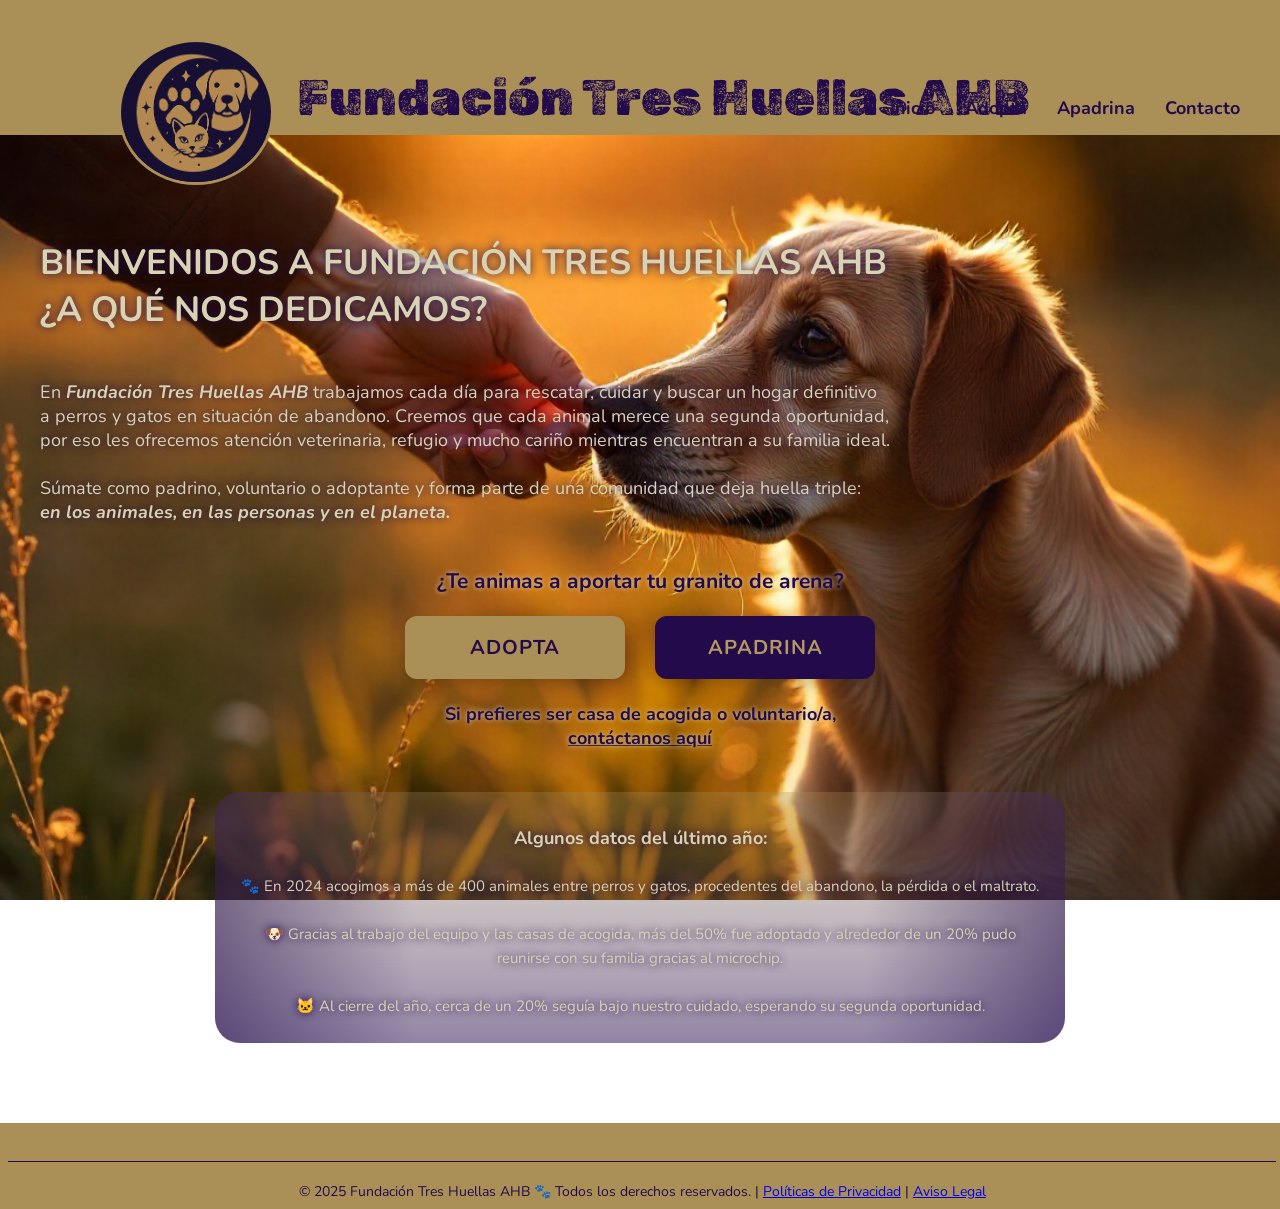
<file: index.html>
<!DOCTYPE html>
<html lang="es">
<head>
    <meta charset="UTF-8">
    <meta name="viewport" content="width=device-width, initial-scale=1.0">
    <title>Fundación Tres Huellas AHB</title>
    <link rel="stylesheet" href="estiloIndex.css">
</head>

<body>
    <header>
        <div id="Logo">
            <img class="Logo" src="logo-fundacion.jpg" width="150" height="140">
            <p id="Fundacion">Fundación Tres Huellas AHB</p>
        </div>
        <nav>
            <a href="index.html"><strong>Inicio</strong></a>
            <a href="Adopta.html"><strong>Adopta</strong></a>
            <a href="Apadrina.html"><strong>Apadrina</strong></a>
            <a href="Contacto.html"><strong>Contacto</strong></a>
        </nav>
    </header>

    <!--BIENVENIDA - PÁGINA PRINCIPAL-->
    <main>
        <section id="ContenidoPrincipal">
            <h1 class="Bienvenida">BIENVENIDOS A FUNDACIÓN TRES HUELLAS AHB<br>
            ¿A QUÉ NOS DEDICAMOS?</h1>

            <p class="DescripcionHome">En <strong><em>Fundación Tres Huellas AHB</em></strong> trabajamos cada día para rescatar, cuidar y buscar un hogar definitivo<br>
            a perros y gatos en situación de abandono. Creemos que cada animal merece una segunda oportunidad,<br>
            por eso les ofrecemos atención veterinaria, refugio y mucho cariño mientras encuentran a su familia ideal.<br><br>

            Súmate como padrino, voluntario o adoptante y forma parte de una comunidad que deja huella triple:<br>
            <strong><em>en los animales, en las personas y en el planeta.</em></strong>
            </p>
            <h3 id="Granito">¿Te animas a aportar tu granito de arena?</h3>
        </section>

        <!--BOTONES DE ADOPTA Y APADRINA + LINK A CONTACTO PARA ACOGER O HACERSE VOLUNTARIO-->
        <section id="Botones">
            <div class="btn BotonAdopta">
            <a href="Adopta.html">ADOPTA</a>
            </div>
        
            <div class="btn BotonApadrina">
            <a href="Apadrina.html">APADRINA</a>
            </div>
        </section>

        <div class="AcogeTexto">
            <p><strong>Si prefieres ser casa de acogida o voluntario/a,<br>
            <a href="Contacto.html" title=Acoger> contáctanos aquí</a></strong></p><br>
        </div>
        
        <section class="Datos">
        <h4>Algunos datos del último año:</h4>
        <p id="pDatos">🐾 En 2024 acogimos a más de 400 animales entre perros y gatos, procedentes del abandono, la pérdida o el maltrato.​<br><br>
                🐶 Gracias al trabajo del equipo y las casas de acogida, más del 50% fue adoptado y alrededor de un 20% pudo reunirse con su familia gracias al microchip.​<br><br>
                🐱 Al cierre del año, cerca de un 20% seguía bajo nuestro cuidado, esperando su segunda oportunidad.</p>
        </section>
    </main>

    <!--FOOTER-->
    <footer>
    <div class="footerCierre">
        <p>&copy; 2025 Fundación Tres Huellas AHB 🐾 Todos los derechos reservados. | <a href="https://zooasis.org/politica-de-privacidad/" target="_blank" title="Políticas de Privacidad">Políticas de Privacidad</a> | <a href="https://zooasis.org/aviso-legal/" target="_blank" title="Aviso Legal">Aviso Legal</a></p>
    </div>
    </footer>
</body>
</html>
</file>
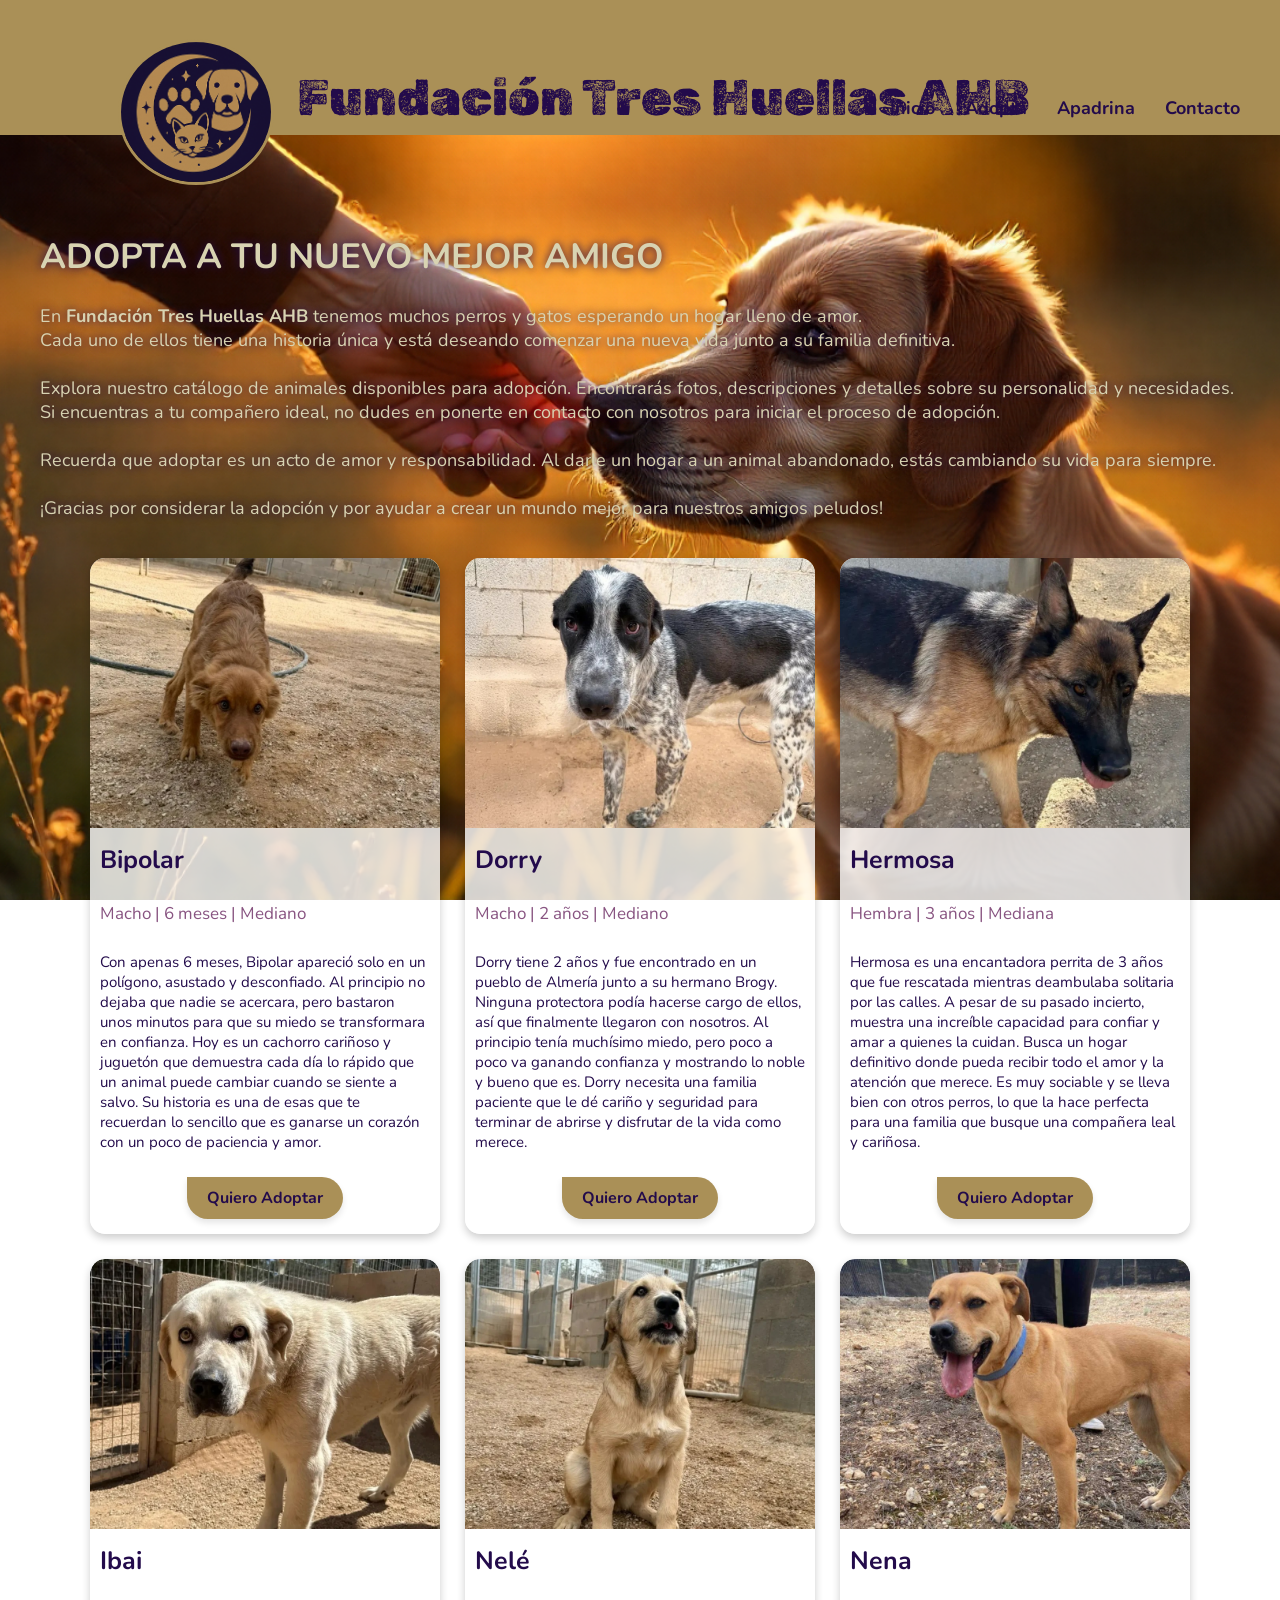
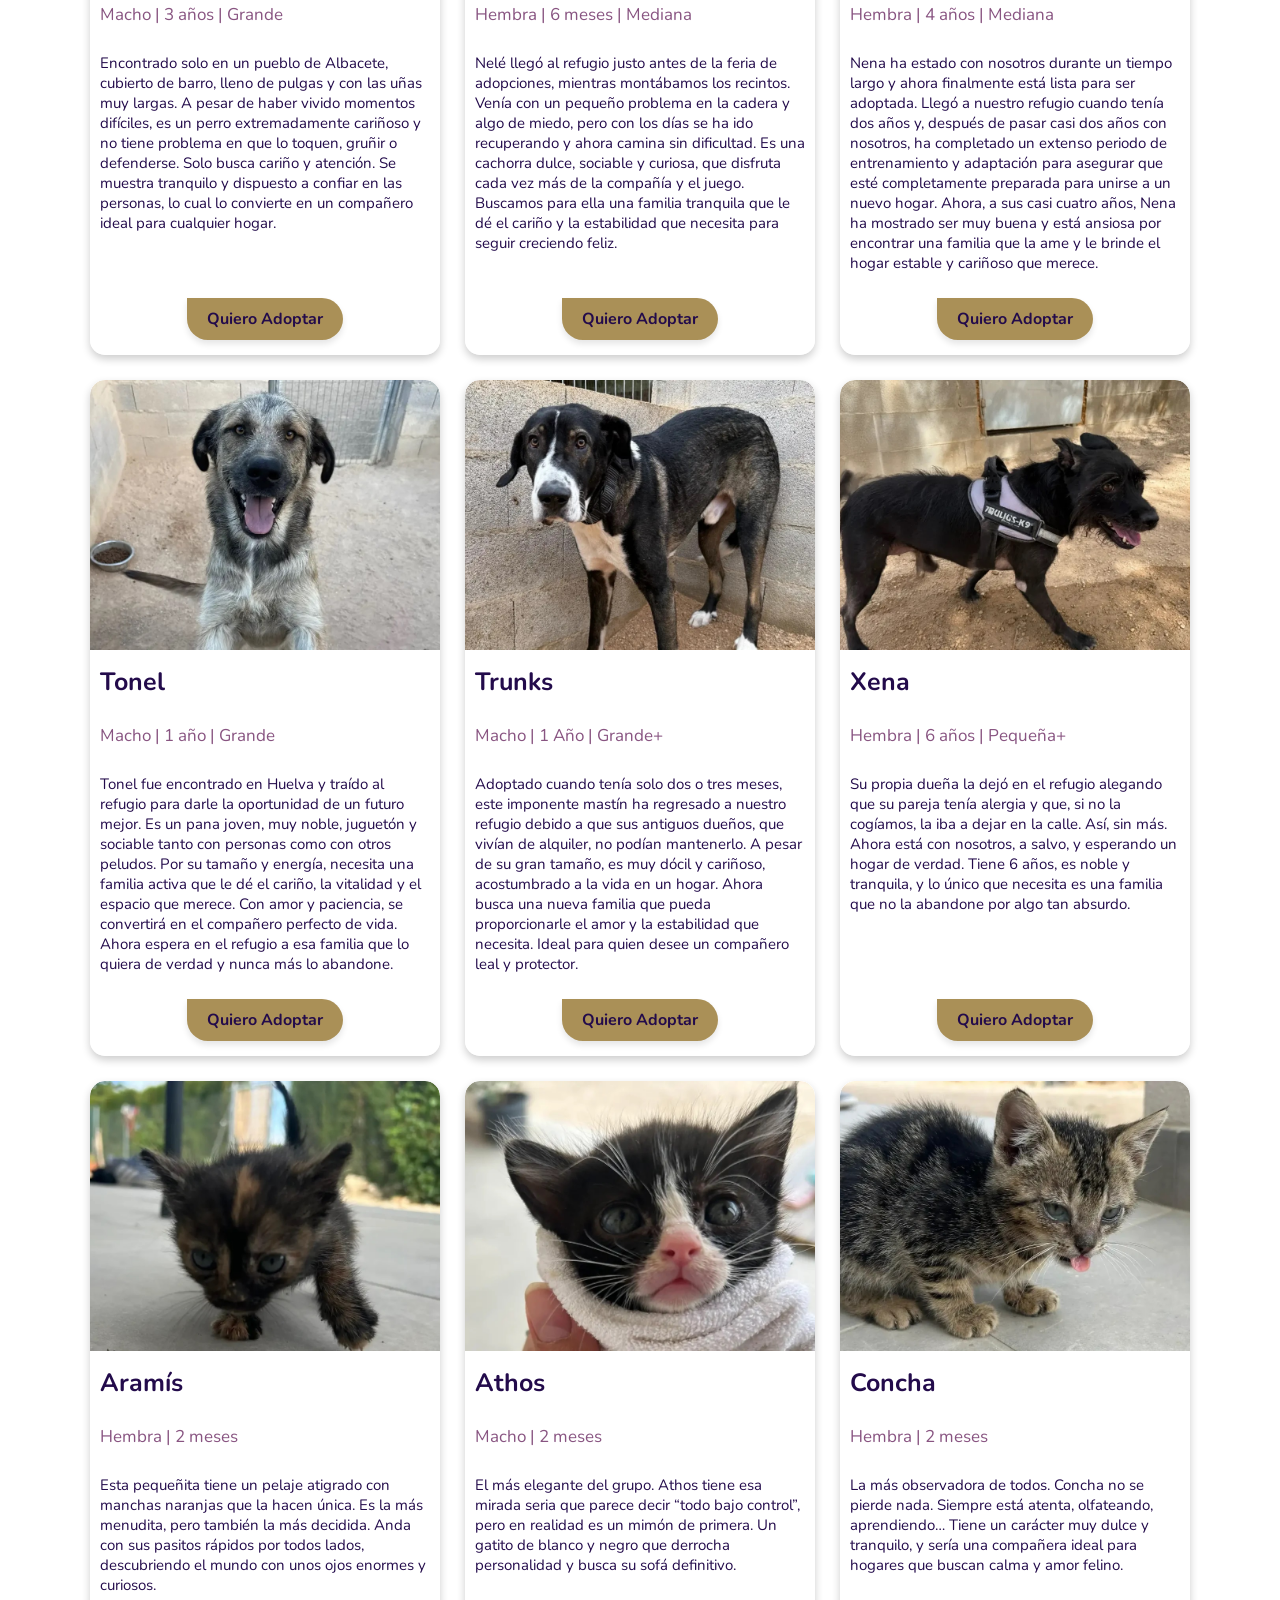
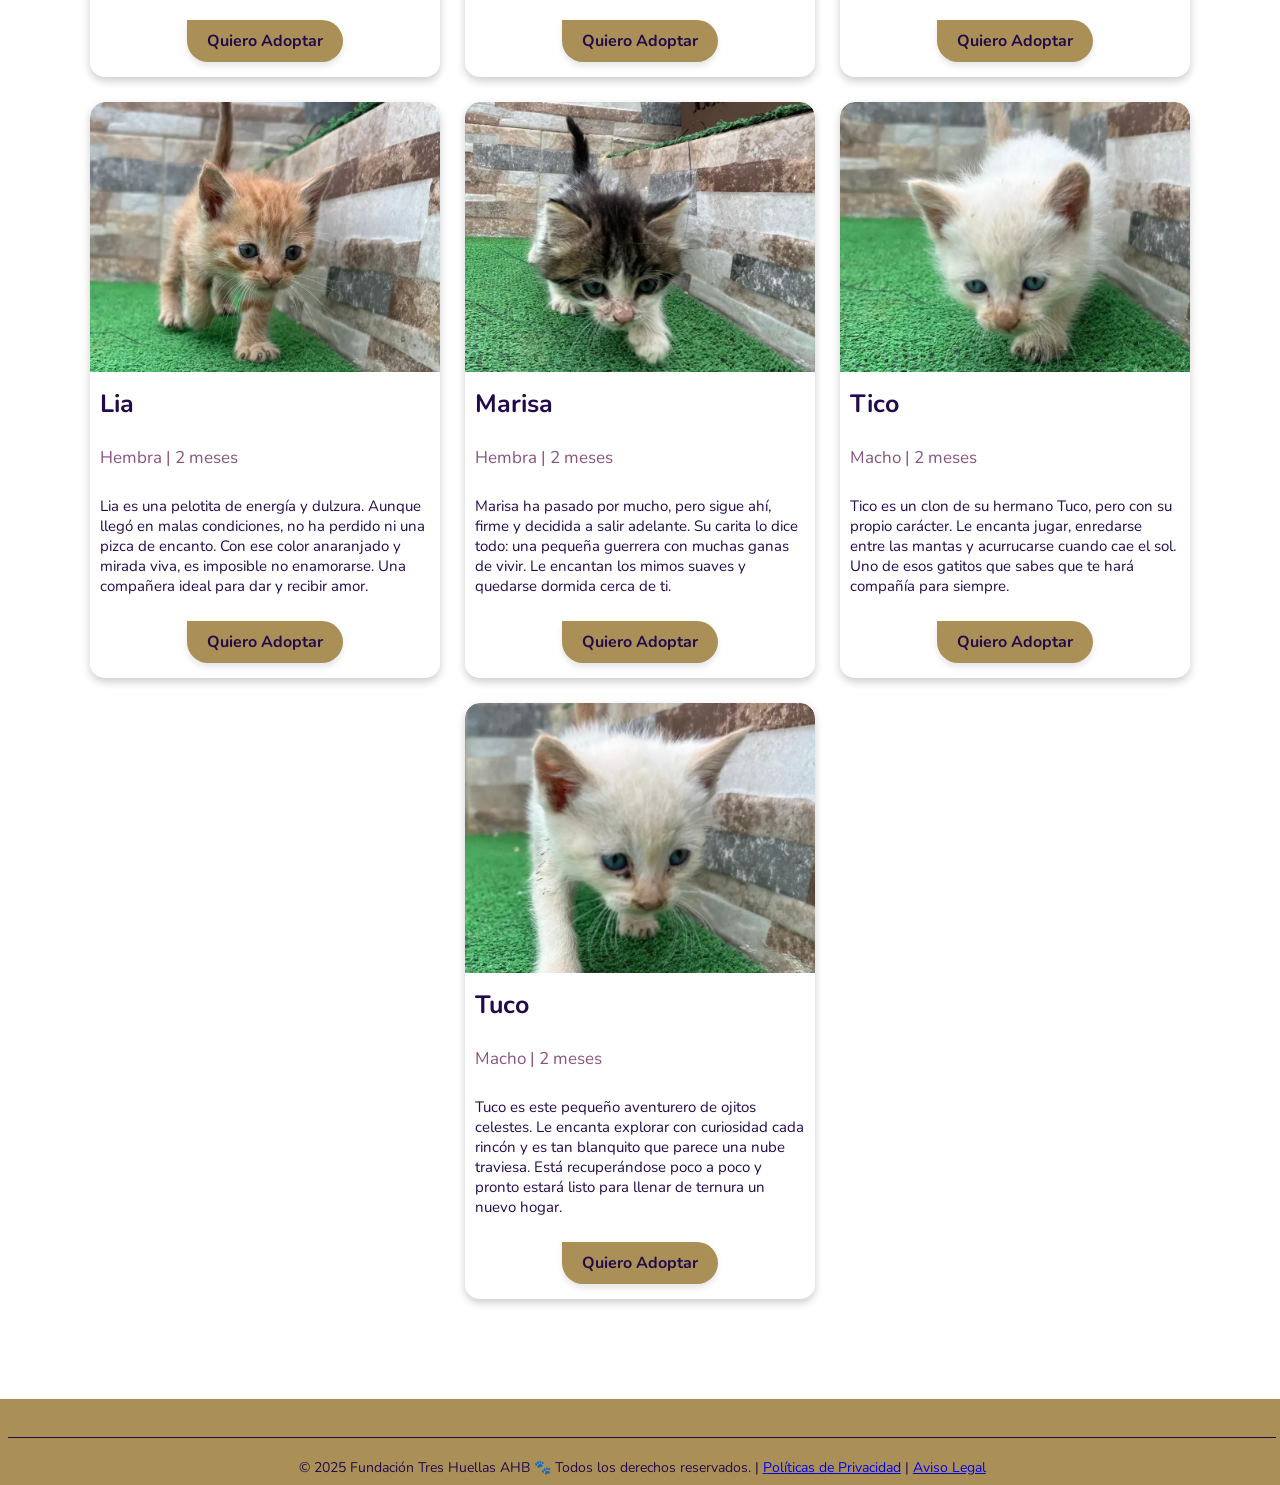
<file: Adopta.html>
<!DOCTYPE html>
<html lang="es">
<head>
    <meta charset="UTF-8">
    <meta name="viewport" content="width=device-width, initial-scale=1.0">
    <title>Fundación Tres Huellas AHB - Adopta</title>
    <link rel="stylesheet" href="estiloAdopta.css">
</head>

<body>
    <header>
        <div id="Logo">
            <img class="Logo" src="logo-fundacion.jpg" width="150" height="140">
            <p id="Fundacion">Fundación Tres Huellas AHB</p>
        </div>
        <nav>
            <a href="index.html"><strong>Inicio</strong></a>
            <a href="Adopta.html"><strong>Adopta</strong></a>
            <a href="Apadrina.html"><strong>Apadrina</strong></a>
            <a href="Contacto.html"><strong>Contacto</strong></a>
        </nav>
    </header>

    <!--CONTENIDO GENERAL DE LA PÁGINA ADOPTA-->
    <main>
        <div id="contenidoGeneral">
            <div id="presentacionAdopciones">
                <h1 class="títuloAdopta">ADOPTA A TU NUEVO MEJOR AMIGO</h1>
                <p class="textoAdopta">En <strong>Fundación Tres Huellas AHB</strong> tenemos muchos perros y gatos esperando un hogar lleno de amor.<br>
                Cada uno de ellos tiene una historia única y está deseando comenzar una nueva vida junto a su familia definitiva.<br><br>

                Explora nuestro catálogo de animales disponibles para adopción. Encontrarás fotos, descripciones y detalles sobre su personalidad y necesidades.<br>
                Si encuentras a tu compañero ideal, no dudes en ponerte en contacto con nosotros para iniciar el proceso de adopción.<br><br>

                Recuerda que adoptar es un acto de amor y responsabilidad. Al darle un hogar a un animal abandonado, estás cambiando su vida para siempre.<br><br>
                ¡Gracias por considerar la adopción y por ayudar a crear un mundo mejor para nuestros amigos peludos!</p>
            </div>

            <!--TARJETAS DE ADOPCIONES CON FOTOS Y DESCRIPCIÓN-->
            <div id="catalogoAdopciones">
                <div class="animalAdopcion">
                    <img class="fotoAnimal" src="Adopciones Perros/Adoptar-Bipolar-1024x683.jpg">
                    <h3 class="nombreAnimal">Bipolar</h3>
                    <p class="datosAnimal">Macho | 6 meses | Mediano</p>
                    <p class="descripcionAnimal">Con apenas 6 meses, Bipolar apareció solo en un polígono, asustado y desconfiado. Al principio no dejaba que nadie se acercara,
                        pero bastaron unos minutos para que su miedo se transformara en confianza. Hoy es un cachorro cariñoso y juguetón que demuestra cada día lo rápido que un
                        animal puede cambiar cuando se siente a salvo. Su historia es una de esas que te recuerdan lo sencillo que es ganarse un corazón con un poco de paciencia y amor.</p>
                    <a class="botonAdoptar" href="Contacto.html">Quiero Adoptar</a>
                </div>

                <div class="animalAdopcion">
                    <img class="fotoAnimal" src="Adopciones Perros/Adoptar-Dorry-1024x683.jpg">
                    <h3 class="nombreAnimal">Dorry</h3>
                    <p class="datosAnimal">Macho | 2 años | Mediano</p>
                    <p class="descripcionAnimal">Dorry tiene 2 años y fue encontrado en un pueblo de Almería junto a su hermano Brogy. Ninguna protectora podía hacerse cargo de ellos,
                        así que finalmente llegaron con nosotros. Al principio tenía muchísimo miedo, pero poco a poco va ganando confianza y mostrando lo noble y bueno que es.
                        Dorry necesita una familia paciente que le dé cariño y seguridad para terminar de abrirse y disfrutar de la vida como merece.</p>
                    <a class="botonAdoptar" href="Contacto.html">Quiero Adoptar</a>
                </div>

                <div class="animalAdopcion">
                    <img class="fotoAnimal" src="Adopciones Perros/Adoptar-Hermosa-1024x683.jpg">
                    <h3 class="nombreAnimal">Hermosa</h3>
                    <p class="datosAnimal">Hembra | 3 años | Mediana</p>
                    <p class="descripcionAnimal">Hermosa es una encantadora perrita de 3 años que fue rescatada mientras deambulaba solitaria por las calles.
                        A pesar de su pasado incierto, muestra una increíble capacidad para confiar y amar a quienes la cuidan. Busca un hogar definitivo donde pueda
                        recibir todo el amor y la atención que merece. Es muy sociable y se lleva bien con otros perros, lo que la hace perfecta para una familia que busque una
                        compañera leal y cariñosa.</p>
                    <a class="botonAdoptar" href="Contacto.html">Quiero Adoptar</a>
                </div>

                <div class="animalAdopcion">
                    <img class="fotoAnimal" src="Adopciones Perros/Adoptar-Ibai-1024x683.jpg">
                    <h3 class="nombreAnimal">Ibai</h3>
                    <p class="datosAnimal">Macho | 3 años | Grande</p>
                    <p class="descripcionAnimal">Encontrado solo en un pueblo de Albacete, cubierto de barro, lleno de pulgas y con las uñas muy largas. A pesar de haber vivido momentos
                        difíciles, es un perro extremadamente cariñoso y no tiene problema en que lo toquen, gruñir o defenderse. Solo busca cariño y atención. Se muestra tranquilo y
                        dispuesto a confiar en las personas, lo cual lo convierte en un compañero ideal para cualquier hogar.</p>
                    <a class="botonAdoptar" href="Contacto.html">Quiero Adoptar</a>
                </div>

                <div class="animalAdopcion">
                    <img class="fotoAnimal" src="Adopciones Perros/Adoptar-Nele-1024x683.jpg">
                    <h3 class="nombreAnimal">Nelé</h3>
                    <p class="datosAnimal">Hembra | 6 meses | Mediana</p>
                    <p class="descripcionAnimal">Nelé llegó al refugio justo antes de la feria de adopciones, mientras montábamos los recintos. Venía con un pequeño problema
                        en la cadera y algo de miedo, pero con los días se ha ido recuperando y ahora camina sin dificultad. Es una cachorra dulce, sociable y curiosa, que disfruta
                        cada vez más de la compañía y el juego. Buscamos para ella una familia tranquila que le dé el cariño y la estabilidad que necesita para seguir creciendo feliz.</p>
                    <a class="botonAdoptar" href="Contacto.html">Quiero Adoptar</a>
                </div>

                <div class="animalAdopcion">
                    <img class="fotoAnimal" src="Adopciones Perros/Adoptar-Nena-1024x683.jpg">
                    <h3 class="nombreAnimal">Nena</h3>
                    <p class="datosAnimal">Hembra | 4 años | Mediana</p>
                    <p class="descripcionAnimal">Nena ha estado con nosotros durante un tiempo largo y ahora finalmente está lista para ser adoptada.
                        Llegó a nuestro refugio cuando tenía dos años y, después de pasar casi dos años con nosotros, ha completado un extenso periodo de entrenamiento y
                        adaptación para asegurar que esté completamente preparada para unirse a un nuevo hogar. Ahora, a sus casi cuatro años, Nena ha mostrado ser muy buena y
                        está ansiosa por encontrar una familia que la ame y le brinde el hogar estable y cariñoso que merece.</p>
                    <a class="botonAdoptar" href="Contacto.html">Quiero Adoptar</a>
                </div>

                <div class="animalAdopcion">
                    <img class="fotoAnimal" src="Adopciones Perros/Adoptar-Tonel-1024x683.jpg">
                    <h3 class="nombreAnimal">Tonel</h3>
                    <p class="datosAnimal">Macho | 1 año | Grande</p>
                    <p class="descripcionAnimal">Tonel fue encontrado en Huelva y traído al refugio para darle la oportunidad de un futuro mejor. Es un pana joven,
                        muy noble, juguetón y sociable tanto con personas como con otros peludos. Por su tamaño y energía, necesita una familia activa que le dé el cariño,
                        la vitalidad y el espacio que merece. Con amor y paciencia, se convertirá en el compañero perfecto de vida. Ahora espera en el refugio a esa familia
                        que lo quiera de verdad y nunca más lo abandone.</p>
                    <a class="botonAdoptar" href="Contacto.html">Quiero Adoptar</a>
                </div>

                <div class="animalAdopcion">
                    <img class="fotoAnimal" src="Adopciones Perros/Adoptar-Trunks-1024x683.jpg">
                    <h3 class="nombreAnimal">Trunks</h3>
                    <p class="datosAnimal">Macho | 1 Año | Grande+</p>
                    <p class="descripcionAnimal">Adoptado cuando tenía solo dos o tres meses, este imponente mastín ha regresado a nuestro refugio debido a que sus antiguos dueños,
                        que vivían de alquiler, no podían mantenerlo. A pesar de su gran tamaño, es muy dócil y cariñoso, acostumbrado a la vida en un hogar.
                        Ahora busca una nueva familia que pueda proporcionarle el amor y la estabilidad que necesita. Ideal para quien desee un compañero leal y protector.</p>
                    <a class="botonAdoptar" href="Contacto.html">Quiero Adoptar</a>
                </div>

                <div class="animalAdopcion">
                    <img class="fotoAnimal" src="Adopciones Perros/Adoptar-Xena-1024x683.jpg">
                    <h3 class="nombreAnimal">Xena</h3>
                    <p class="datosAnimal">Hembra | 6 años | Pequeña+</p>
                    <p class="descripcionAnimal">Su propia dueña la dejó en el refugio alegando que su pareja tenía alergia y que, si no la cogíamos, la iba a dejar en la calle.
                        Así, sin más.<br> Ahora está con nosotros, a salvo, y esperando un hogar de verdad. Tiene 6 años, es noble y tranquila, y lo único que necesita es una familia
                        que no la abandone por algo tan absurdo.</p>
                    <a class="botonAdoptar" href="Contacto.html">Quiero Adoptar</a>
                </div>

                <div class="animalAdopcion">
                    <img class="fotoAnimal" src="Adopciones Gatos/Adoptar-Aramis-1024x683.jpg">
                    <h3 class="nombreAnimal">Aramís</h3>
                    <p class="datosAnimal">Hembra | 2 meses</p>
                    <p class="descripcionAnimal">Esta pequeñita tiene un pelaje atigrado con manchas naranjas que la hacen única. Es la más menudita, pero también la más decidida.
                        Anda con sus pasitos rápidos por todos lados, descubriendo el mundo con unos ojos enormes y curiosos.</p>
                    <a class="botonAdoptar" href="Contacto.html">Quiero Adoptar</a>
                </div>

                <div class="animalAdopcion">
                    <img class="fotoAnimal" src="Adopciones Gatos/Adoptar-Athos-1024x683.jpg">
                    <h3 class="nombreAnimal">Athos</h3>
                    <p class="datosAnimal">Macho | 2 meses</p>
                    <p class="descripcionAnimal">El más elegante del grupo. Athos tiene esa mirada seria que parece decir “todo bajo control”, pero en realidad es un mimón de primera.
                        Un gatito de blanco y negro que derrocha personalidad y busca su sofá definitivo.</p>
                    <a class="botonAdoptar" href="Contacto.html">Quiero Adoptar</a>
                </div>

                <div class="animalAdopcion">
                    <img class="fotoAnimal" src="Adopciones Gatos/Adoptar-Concha-1024x683.jpg">
                    <h3 class="nombreAnimal">Concha</h3>
                    <p class="datosAnimal">Hembra | 2 meses</p>
                    <p class="descripcionAnimal">La más observadora de todos. Concha no se pierde nada. Siempre está atenta, olfateando, aprendiendo… Tiene un carácter muy dulce
                        y tranquilo, y sería una compañera ideal para hogares que buscan calma y amor felino.</p>
                    <a class="botonAdoptar" href="Contacto.html">Quiero Adoptar</a>
                </div>

                <div class="animalAdopcion">
                    <img class="fotoAnimal" src="Adopciones Gatos/Adoptar-Lia-1024x683.jpg">
                    <h3 class="nombreAnimal">Lia</h3>
                    <p class="datosAnimal">Hembra | 2 meses</p>
                    <p class="descripcionAnimal">Lia es una pelotita de energía y dulzura. Aunque llegó en malas condiciones, no ha perdido ni una pizca de encanto.
                        Con ese color anaranjado y mirada viva, es imposible no enamorarse. Una compañera ideal para dar y recibir amor.</p>
                    <a class="botonAdoptar" href="Contacto.html">Quiero Adoptar</a>
                </div>

                <div class="animalAdopcion">
                    <img class="fotoAnimal" src="Adopciones Gatos/Adoptar-Marisa-1024x683.jpg">
                    <h3 class="nombreAnimal">Marisa</h3>
                    <p class="datosAnimal">Hembra | 2 meses</p>
                    <p class="descripcionAnimal">Marisa ha pasado por mucho, pero sigue ahí, firme y decidida a salir adelante. Su carita lo dice todo: una pequeña guerrera
                        con muchas ganas de vivir. Le encantan los mimos suaves y quedarse dormida cerca de ti.</p>
                    <a class="botonAdoptar" href="Contacto.html">Quiero Adoptar</a>
                </div>

                <div class="animalAdopcion">
                    <img class="fotoAnimal" src="Adopciones Gatos/Adoptar-Tico-1024x683.jpg">
                    <h3 class="nombreAnimal">Tico</h3>
                    <p class="datosAnimal">Macho | 2 meses</p>
                    <p class="descripcionAnimal">Tico es un clon de su hermano Tuco, pero con su propio carácter. Le encanta jugar, enredarse entre las mantas y acurrucarse
                        cuando cae el sol. Uno de esos gatitos que sabes que te hará compañía para siempre.</p>
                    <a class="botonAdoptar" href="Contacto.html">Quiero Adoptar</a>
                </div>

                <div class="animalAdopcion">
                    <img class="fotoAnimal" src="Adopciones Gatos/Adoptar-Tuco-1024x683.jpg">
                    <h3 class="nombreAnimal">Tuco</h3>
                    <p class="datosAnimal">Macho | 2 meses</p>
                    <p class="descripcionAnimal">Tuco es este pequeño aventurero de ojitos celestes. Le encanta explorar con curiosidad cada rincón y es tan blanquito
                        que parece una nube traviesa. Está recuperándose poco a poco y pronto estará listo para llenar de ternura un nuevo hogar.</p>
                    <a class="botonAdoptar" href="Contacto.html">Quiero Adoptar</a>
                </div>
            </div>
        </div>
    </main>
    
    <!--FOOTER-->
    <footer>
    <div class="footerCierre">
        <p>&copy; 2025 Fundación Tres Huellas AHB 🐾 Todos los derechos reservados. | <a href="https://zooasis.org/politica-de-privacidad/" target="_blank" title="Políticas de Privacidad">Políticas de Privacidad</a> | <a href="https://zooasis.org/aviso-legal/" target="_blank" title="Aviso Legal">Aviso Legal</a></p>
    </div>
    </footer>
    
</body>
</html>
</file>
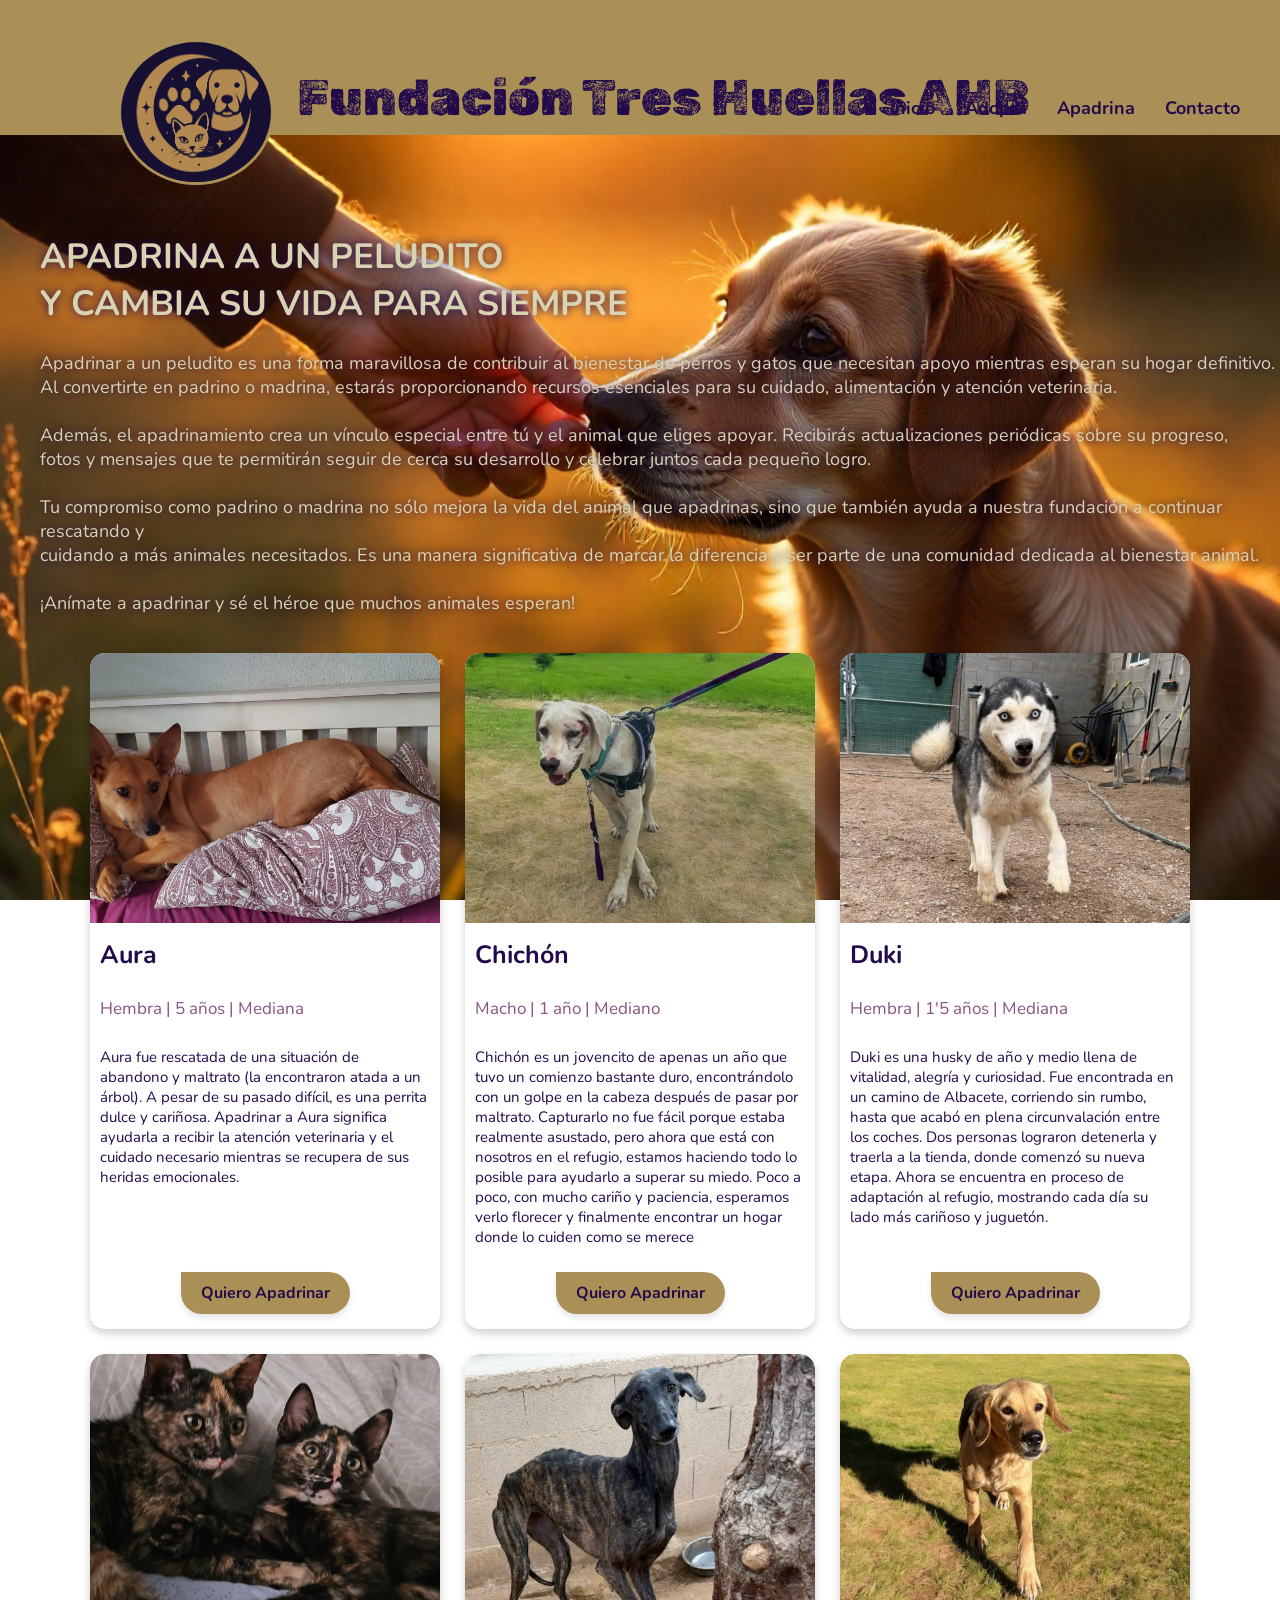
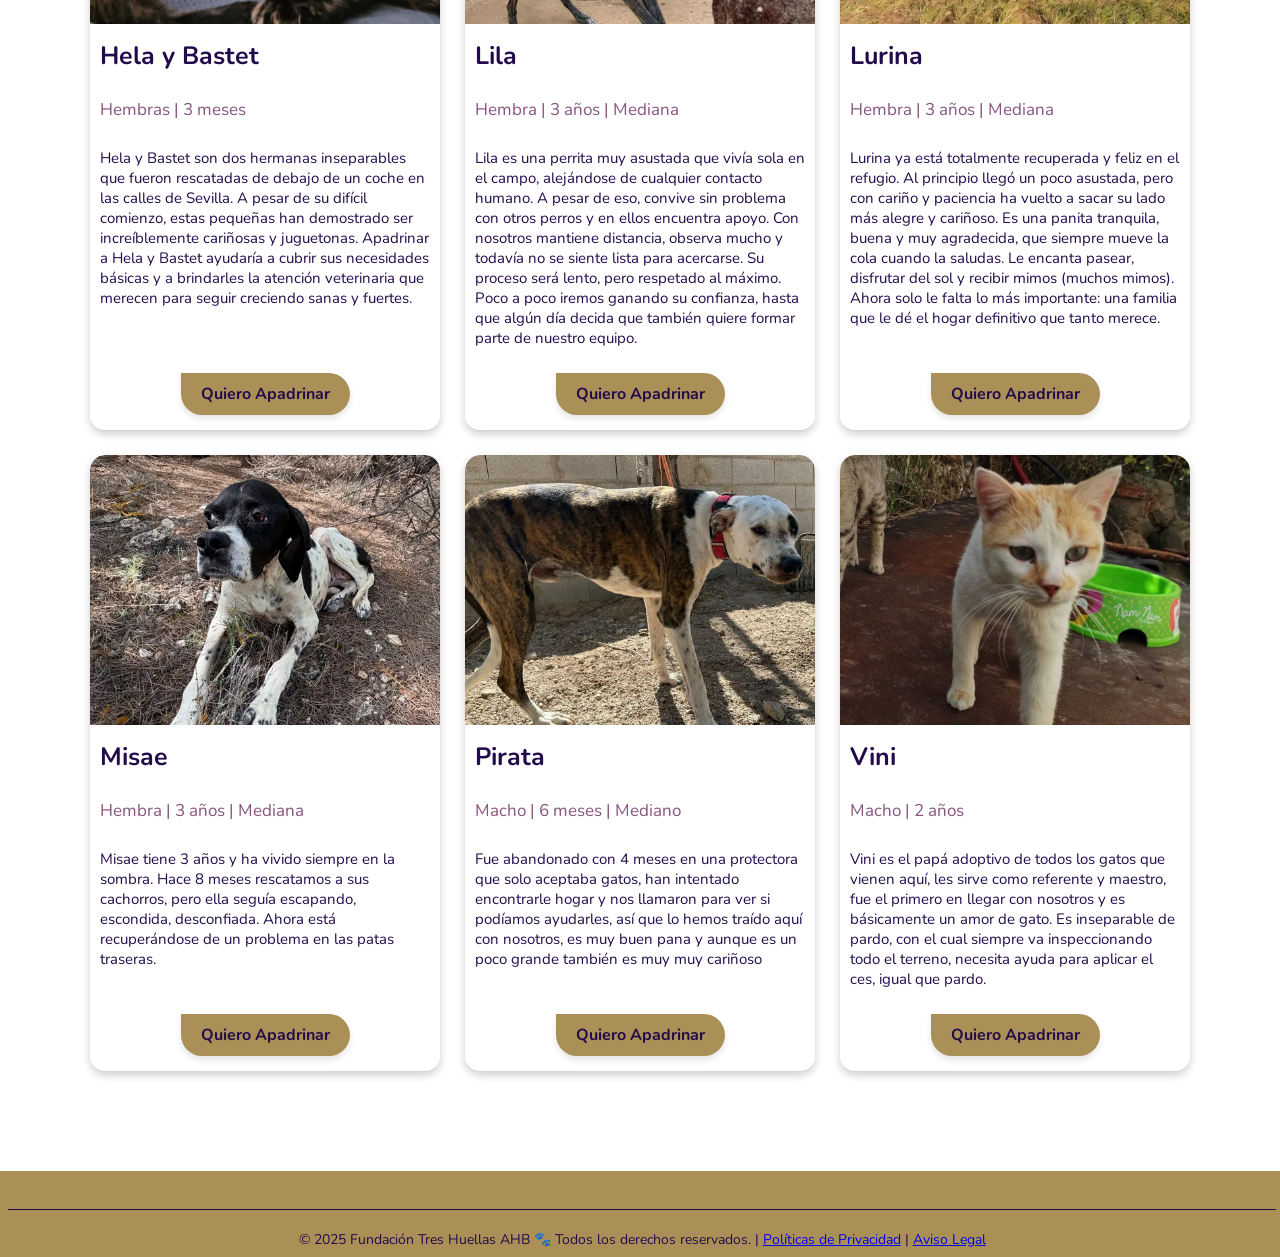
<file: Apadrina.html>
<!DOCTYPE html>
<html lang="es">
<head>
    <meta charset="UTF-8">
    <meta name="viewport" content="width=device-width, initial-scale=1.0">
    <title>Fundación Tres Huellas AHB - Apadrina</title>
    <link rel="stylesheet" href="estiloApadrina.css">
</head>

<body>
    <header>
        <div id="Logo">
            <img class="Logo" src="logo-fundacion.jpg" width="150" height="140">
            <p id="Fundacion">Fundación Tres Huellas AHB</p>
        </div>
        <nav>
            <a href="index.html"><strong>Inicio</strong></a>
            <a href="Adopta.html"><strong>Adopta</strong></a>
            <a href="Apadrina.html"><strong>Apadrina</strong></a>
            <a href="Contacto.html"><strong>Contacto</strong></a>
        </nav>
    </header>

    <main>
        <div id="contenidoGeneral">
            <div id="presentacionApadrina">
                <h1 class="títuloApadrina"> APADRINA A UN PELUDITO<br> Y CAMBIA SU VIDA PARA SIEMPRE</h1>
                <p class="textoApadrina">Apadrinar a un peludito es una forma maravillosa de contribuir al bienestar de perros y gatos que necesitan apoyo mientras esperan su hogar definitivo.<br>
                    Al convertirte en padrino o madrina, estarás proporcionando recursos esenciales para su cuidado, alimentación y atención veterinaria.<br><br>

                    Además, el apadrinamiento crea un vínculo especial entre tú y el animal que eliges apoyar. Recibirás actualizaciones periódicas sobre su progreso,<br>
                    fotos y mensajes que te permitirán seguir de cerca su desarrollo y celebrar juntos cada pequeño logro.<br><br>

                    Tu compromiso como padrino o madrina no sólo mejora la vida del animal que apadrinas, sino que también ayuda a nuestra fundación a continuar rescatando y<br>
                    cuidando a más animales necesitados. Es una manera significativa de marcar la diferencia y ser parte de una comunidad dedicada al bienestar animal.<br><br>

                    ¡Anímate a apadrinar y sé el héroe que muchos animales esperan!</p>
            </div>

            <div id="catalogoApadrinamientos">
                <div class="animalApadrina">
                    <img class="fotoAnimal" src="Apadrinar/Apadrinar-Aura.jpg"> <!--Esta es mi perrita 💖 la descripción del rescate es totalmente verídica-->
                    <h3 class="nombreAnimal">Aura</h3>
                    <p class="datosAnimal">Hembra | 5 años | Mediana</p>
                    <p class="descripcionAnimal">Aura fue rescatada de una situación de abandono y maltrato (la encontraron atada a un árbol). A pesar de su pasado difícil,
                        es una perrita dulce y cariñosa. Apadrinar a Aura significa ayudarla a recibir la atención veterinaria y el cuidado necesario mientras
                        se recupera de sus heridas emocionales.</p>
                    <a class="botonApadrinar" href="Contacto.html">Quiero Apadrinar</a>
                </div>

                <div class="animalApadrina">
                    <img class="fotoAnimal" src="Apadrinar/Apadrinar-Chichon.jpg">
                    <h3 class="nombreAnimal">Chichón</h3>
                    <p class="datosAnimal">Macho | 1 año | Mediano</p>
                    <p class="descripcionAnimal">Chichón es un jovencito de apenas un año que tuvo un comienzo bastante duro, encontrándolo con un golpe en la cabeza
                        después de pasar por maltrato. Capturarlo no fue fácil porque estaba realmente asustado, pero ahora que está con nosotros en el refugio,
                        estamos haciendo todo lo posible para ayudarlo a superar su miedo. Poco a poco, con mucho cariño y paciencia, esperamos verlo florecer y finalmente
                        encontrar un hogar donde lo cuiden como se merece</p>
                    <a class="botonApadrinar" href="Contacto.html">Quiero Apadrinar</a>
                </div>

                <div class="animalApadrina">
                    <img class="fotoAnimal" src="Apadrinar/Apadrinar-Duki.jpg">
                    <h3 class="nombreAnimal">Duki</h3>
                    <p class="datosAnimal">Hembra | 1'5 años | Mediana</p>
                    <p class="descripcionAnimal">Duki es una husky de año y medio llena de vitalidad, alegría y curiosidad. Fue encontrada en un camino de Albacete, corriendo
                        sin rumbo, hasta que acabó en plena circunvalación entre los coches. Dos personas lograron detenerla y traerla a la tienda, donde comenzó su nueva etapa.
                        Ahora se encuentra en proceso de adaptación al refugio, mostrando cada día su lado más cariñoso y juguetón.</p>
                    <a class="botonApadrinar" href="Contacto.html">Quiero Apadrinar</a>
                </div>

                <div class="animalApadrina">
                    <img class="fotoAnimal" src="Apadrinar/Apadrinar-Hela-Bastet.jpg"> <!--Estas son mis gatitas💖-->
                    <h3 class="nombreAnimal">Hela y Bastet</h3>
                    <p class="datosAnimal">Hembras | 3 meses </p>
                    <p class="descripcionAnimal">Hela y Bastet son dos hermanas inseparables que fueron rescatadas de debajo de un coche en las calles de Sevilla. A pesar de su difícil comienzo,
                        estas pequeñas han demostrado ser increíblemente cariñosas y juguetonas. Apadrinar a Hela y Bastet ayudaría a cubrir sus necesidades básicas y a brindarles
                        la atención veterinaria que merecen para seguir creciendo sanas y fuertes.</p>
                    <a class="botonApadrinar" href="Contacto.html">Quiero Apadrinar</a>
                </div>

                <div class="animalApadrina">
                    <img class="fotoAnimal" src="Apadrinar/Apadrinar-Lila.jpg">
                    <h3 class="nombreAnimal">Lila</h3>
                    <p class="datosAnimal">Hembra | 3 años | Mediana</p>
                    <p class="descripcionAnimal">Lila es una perrita muy asustada que vivía sola en el campo, alejándose de cualquier contacto humano. A pesar de eso, convive sin problema
                        con otros perros y en ellos encuentra apoyo. Con nosotros mantiene distancia, observa mucho y todavía no se siente lista para acercarse. Su proceso será lento,
                        pero respetado al máximo. Poco a poco iremos ganando su confianza, hasta que algún día decida que también quiere formar parte de nuestro equipo.</p>
                    <a class="botonApadrinar" href="Contacto.html">Quiero Apadrinar</a>
                </div>

                <div class="animalApadrina">
                    <img class="fotoAnimal" src="Apadrinar/Apadrinar-Lurina.jpg">
                    <h3 class="nombreAnimal">Lurina</h3>
                    <p class="datosAnimal">Hembra | 3 años | Mediana</p>
                    <p class="descripcionAnimal">Lurina ya está totalmente recuperada y feliz en el refugio. Al principio llegó un poco asustada, pero con cariño y paciencia
                        ha vuelto a sacar su lado más alegre y cariñoso. Es una panita tranquila, buena y muy agradecida, que siempre mueve la cola cuando la saludas. Le encanta pasear,
                        disfrutar del sol y recibir mimos (muchos mimos). Ahora solo le falta lo más importante: una familia que le dé el hogar definitivo que tanto merece.</p>
                    <a class="botonApadrinar" href="Contacto.html">Quiero Apadrinar</a>
                </div>

                <div class="animalApadrina">
                    <img class="fotoAnimal" src="Apadrinar/Apadrinar-Misae.jpg">
                    <h3 class="nombreAnimal">Misae</h3>
                    <p class="datosAnimal">Hembra | 3 años | Mediana</p>
                    <p class="descripcionAnimal">Misae tiene 3 años y ha vivido siempre en la sombra. Hace 8 meses rescatamos a sus cachorros, pero ella seguía escapando, escondida,
                        desconfiada. Ahora está recuperándose de un problema en las patas traseras.</p>
                    <a class="botonApadrinar" href="Contacto.html">Quiero Apadrinar</a>
                </div>

                <div class="animalApadrina">
                    <img class="fotoAnimal" src="Apadrinar/Apadrinar-Pirata.jpg">
                    <h3 class="nombreAnimal">Pirata</h3>
                    <p class="datosAnimal">Macho | 6 meses | Mediano</p>
                    <p class="descripcionAnimal">Fue abandonado con 4 meses en una protectora que solo aceptaba gatos, han intentado encontrarle hogar y nos llamaron para ver
                        si podíamos ayudarles, así que lo hemos traído aquí con nosotros, es muy buen pana y aunque es un poco grande también es muy muy cariñoso</p>
                    <a class="botonApadrinar" href="Contacto.html">Quiero Apadrinar</a>
                </div>

                <div class="animalApadrina">
                    <img class="fotoAnimal" src="Apadrinar/Apadrinar-Vini.jpg">
                    <h3 class="nombreAnimal">Vini</h3>
                    <p class="datosAnimal">Macho | 2 años</p>
                    <p class="descripcionAnimal">Vini es el papá adoptivo de todos los gatos que vienen aquí, les sirve como referente y maestro, fue el primero en llegar
                        con nosotros y es básicamente un amor de gato. Es inseparable de pardo, con el cual siempre va inspeccionando todo el terreno, necesita ayuda para aplicar
                        el ces, igual que pardo.</p>
                    <a class="botonApadrinar" href="Contacto.html">Quiero Apadrinar</a>
                </div>
            </div>
        </div>
    </main>

    <!--FOOTER-->
    <footer>
    <div class="footerCierre">
        <p>&copy; 2025 Fundación Tres Huellas AHB 🐾 Todos los derechos reservados. | <a href="https://zooasis.org/politica-de-privacidad/" target="_blank" title="Políticas de Privacidad">Políticas de Privacidad</a> | <a href="https://zooasis.org/aviso-legal/" target="_blank" title="Aviso Legal">Aviso Legal</a></p>
    </div>
    </footer>

</body>
</html>
</file>
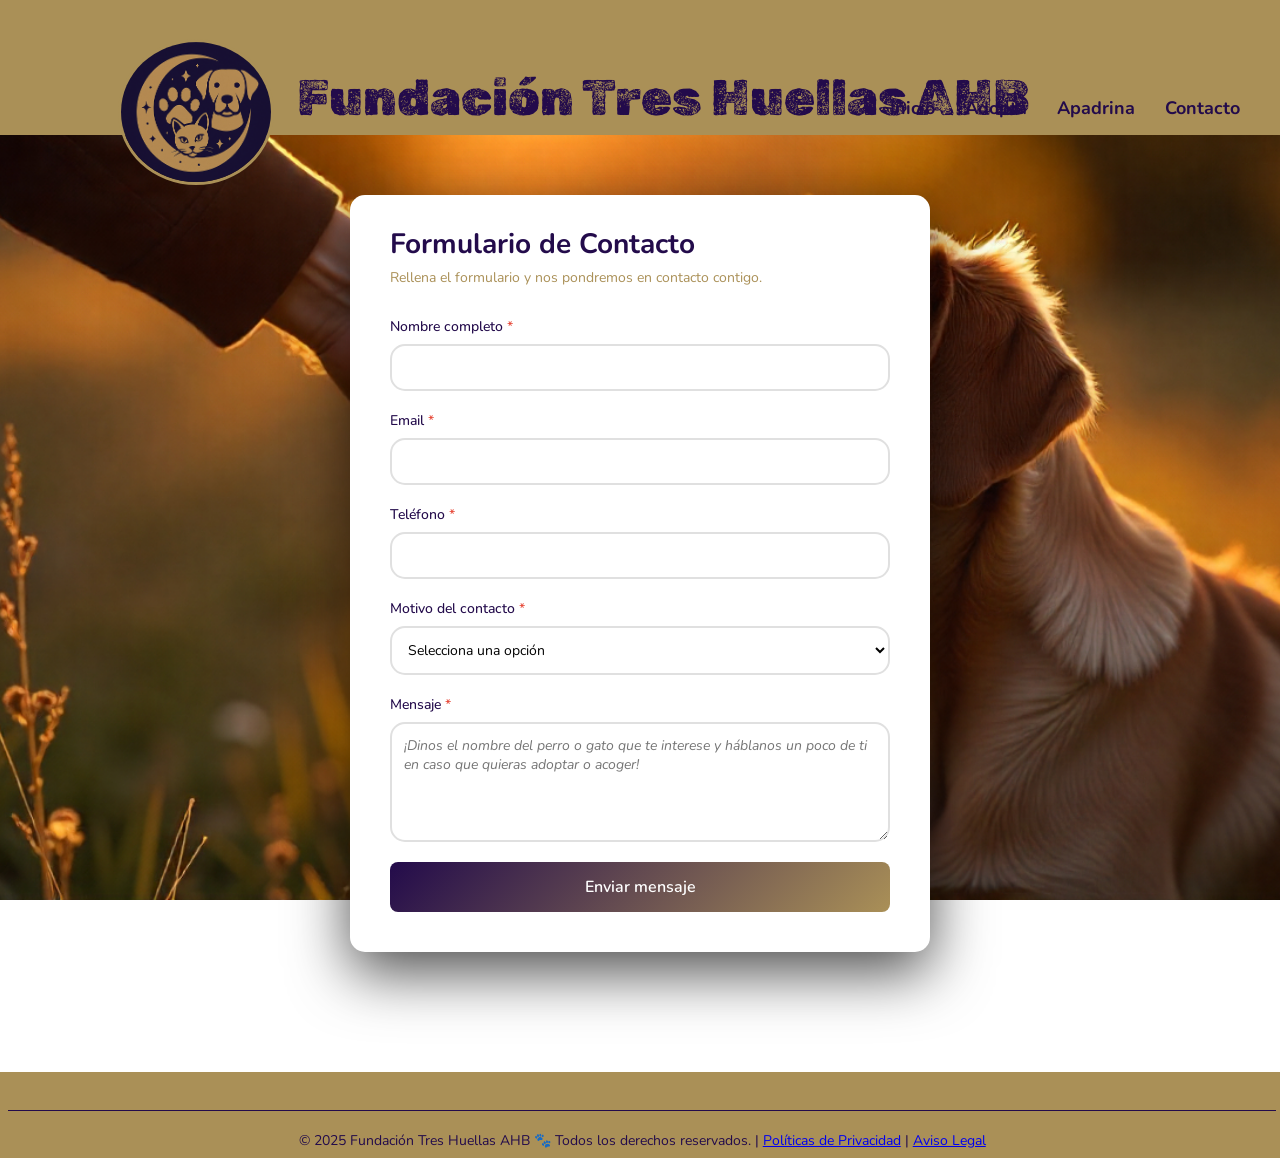
<file: Contacto.html>
<!DOCTYPE html>
<html lang="es">
<head>
    <meta charset="UTF-8">
    <meta name="viewport" content="width=device-width, initial-scale=1.0">
    <title>Fundación Tres Huellas AHB - Contacto</title>
    <link rel="stylesheet" href="estiloContacto.css">
</head>

<body>
    <header>
        <div id="Logo">
            <img class="Logo" src="logo-fundacion.jpg" width="150" height="140">
            <p id="Fundacion">Fundación Tres Huellas AHB</p>
        </div>
        <nav>
            <a href="index.html"><strong>Inicio</strong></a>
            <a href="Adopta.html"><strong>Adopta</strong></a>
            <a href="Apadrina.html"><strong>Apadrina</strong></a>
            <a href="Contacto.html"><strong>Contacto</strong></a>
        </nav>
    </header>

    <main>
        <div class="FormularioContacto">
            <h1>Formulario de Contacto</h1>
            <p class="Subtexto">Rellena el formulario y nos pondremos en contacto contigo.</p>
        
            <form action="/enviar-formulario.php" method="post">
                <div class="DetalleFormulario">
                    <label for="nombre">Nombre completo <span class="Requerido">*</span></label>
                    <input type="text" id="nombre" name="nombre" required>
                </div>

                <div class="DetalleFormulario">
                    <label for="email">Email <span class="Requerido">*</span></label>
                    <input type="email" id="email" name="email" required>
                </div>

                <div class="DetalleFormulario">
                    <label for="telefono">Teléfono <span class="Requerido">*</span></label>
                    <input type="tel" id="telefono" name="telefono" required>
                </div>

                <div class="DetalleFormulario">
                    <label for="motivo">Motivo del contacto <span class="Requerido">*</span></label>
                    <select id="motivo" name="motivo" required>
                        <option value="">Selecciona una opción</option>
                        <option value="adoptar">Adoptar</option>
                        <option value="acoger">Acoger</option>
                        <option value="apadrinar">Apadrinar</option>
                        <option value="voluntariado">Voluntariado</option>
                        <option value="otros">Otros</option>
                    </select>
                </div>

                <div class="DetalleFormulario">
                    <label for="mensaje">Mensaje <span class="Requerido">*</span></label>
                    <textarea id="mensaje" placeholder="¡Dinos el nombre del perro o gato que te interese y háblanos un poco de ti en caso que quieras adoptar o acoger!" name="mensaje" required></textarea>
                </div>

                <button type="submit">Enviar mensaje</button>
            </form>
        </div>
    </main>
    
    <footer>
    <div class="footerCierre">
        <p>&copy; 2025 Fundación Tres Huellas AHB 🐾 Todos los derechos reservados. | <a href="https://zooasis.org/politica-de-privacidad/" target="_blank" title="Políticas de Privacidad">Políticas de Privacidad</a> | <a href="https://zooasis.org/aviso-legal/" target="_blank" title="Aviso Legal">Aviso Legal</a></p>
    </div>
    </footer>
</body>
</html>
</file>
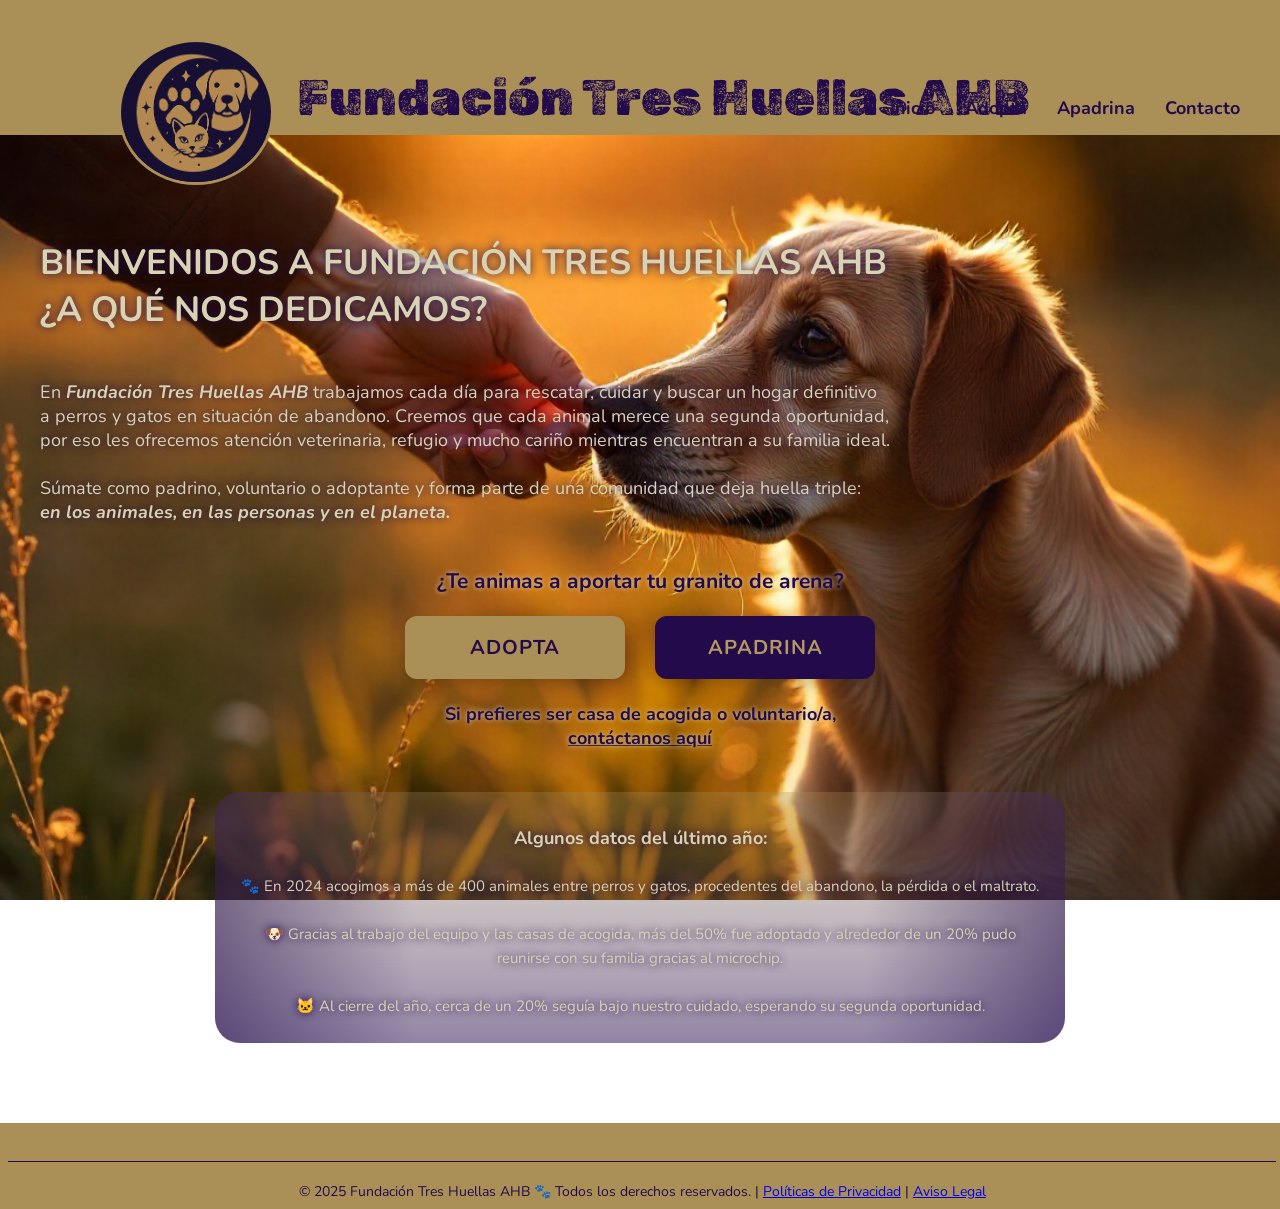
<file: Home.html>
<!DOCTYPE html>
<html lang="es">
<head>
    <meta charset="UTF-8">
    <meta name="viewport" content="width=device-width, initial-scale=1.0">
    <title>Fundación Tres Huellas AHB</title>
    <link rel="stylesheet" href="estiloHome.css">
</head>

<body>
    <header>
        <div id="Logo">
            <img class="Logo" src="Logo Fundación Tres Huellas AHB.jpg" width="150" height="140">
            <p id="Fundacion">Fundación Tres Huellas AHB</p>
        </div>
        <nav>
            <a href="Home.html"><strong>Inicio</strong></a>
            <a href="Adopta.html"><strong>Adopta</strong></a>
            <a href="Apadrina.html"><strong>Apadrina</strong></a>
            <a href="Contacto.html"><strong>Contacto</strong></a>
        </nav>
    </header>

    <!--BIENVENIDA - PÁGINA PRINCIPAL-->
    <main>
        <section id="ContenidoPrincipal">
            <h1 class="Bienvenida">BIENVENIDOS A FUNDACIÓN TRES HUELLAS AHB<br>
            ¿A QUÉ NOS DEDICAMOS?</h1>

            <p class="DescripcionHome">En <strong><em>Fundación Tres Huellas AHB</em></strong> trabajamos cada día para rescatar, cuidar y buscar un hogar definitivo<br>
            a perros y gatos en situación de abandono. Creemos que cada animal merece una segunda oportunidad,<br>
            por eso les ofrecemos atención veterinaria, refugio y mucho cariño mientras encuentran a su familia ideal.<br><br>

            Súmate como padrino, voluntario o adoptante y forma parte de una comunidad que deja huella triple:<br>
            <strong><em>en los animales, en las personas y en el planeta.</em></strong>
            </p>
            <h3 id="Granito">¿Te animas a aportar tu granito de arena?</h3>
        </section>

        <!--BOTONES DE ADOPTA Y APADRINA + LINK A CONTACTO PARA ACOGER O HACERSE VOLUNTARIO-->
        <section id="Botones">
            <div class="btn BotonAdopta">
            <a href="Adopta.html">ADOPTA</a>
            </div>
        
            <div class="btn BotonApadrina">
            <a href="Apadrina.html">APADRINA</a>
            </div>
        </section>

        <div class="AcogeTexto">
            <p><strong>Si prefieres ser casa de acogida o voluntario/a,<br>
            <a href="Contacto.html" title=Acoger> contáctanos aquí</a></strong></p><br>
        </div>
        
        <section class="Datos">
        <h4>Algunos datos del último año:</h4>
        <p id="pDatos">🐾 En 2024 acogimos a más de 400 animales entre perros y gatos, procedentes del abandono, la pérdida o el maltrato.​<br><br>
                🐶 Gracias al trabajo del equipo y las casas de acogida, más del 50% fue adoptado y alrededor de un 20% pudo reunirse con su familia gracias al microchip.​<br><br>
                🐱 Al cierre del año, cerca de un 20% seguía bajo nuestro cuidado, esperando su segunda oportunidad.</p>
        </section>
    </main>

    <!--FOOTER-->
    <footer>
    <div class="footerCierre">
        <p>&copy; 2025 Fundación Tres Huellas AHB 🐾 Todos los derechos reservados. | <a href="https://zooasis.org/politica-de-privacidad/" target="_blank" title="Políticas de Privacidad">Políticas de Privacidad</a> | <a href="https://zooasis.org/aviso-legal/" target="_blank" title="Aviso Legal">Aviso Legal</a></p>
    </div>
    </footer>
</body>
</html>
</file>
<file: estiloIndex.css>
@import url('https://fonts.googleapis.com/css2?family=Nunito:wght@300;400;600;700&family=Rubik+Dirt&display=swap');

/*Cfg general del body con la foto de fondo*/
body {
    margin: 0px;
    padding: 0px;
    padding-top: 80px; /*Para que el contenido no quede tapado por la cabecera fija*/
    background-image: url('Fondos Home/Golden.jpeg');
    background-size: cover; /*La imagen cubre toda la pantalla*/
    background-position: center;
    background-repeat: no-repeat; /*Para evitar que la imagen se repita*/
    background-attachment: fixed; /*La imagen se queda fija al hacer scroll*/
    min-height: 100vh; /*Asegura que el fondo cubra toda la altura de la ventana*/
    display: flex;
    flex-direction: column;
}

/*Contenedor principal de la página, que incluye el contenido y el pie de página*/
main {
    flex: 1; /*Hace que el main ocupe todo el espacio disponible entre la cabecera y el pie de página*/
}

/*Cabecera de la página con el logo, nombre de la protectora y menú de navegación*/
header {
    display: flex;
    flex-direction: row;
    justify-content: space-between; /*Espacio entre los elementos*/
    align-items: center;
    padding: 20px 40px;
    background-color: rgb(170, 144, 87);
    width: 97,5%;
    height: 15%;
    color:rgb(35, 11, 75);
    font-size: larger;
    position: fixed;
    top: 0;
    width: 100%;
    z-index: 1000;
    box-sizing: border-box;
}

/*Imagen del logo*/
.Logo {
    display: flex;
    flex-direction: row;
    border-radius: 50%;
    border-style: solid;
    border-color: rgb(170, 144, 87);
    /*box-shadow: 0px 3px 15px rgba(0, 0, 0, 0.3);*/
    position: absolute; /*Saca la imagen del flujo normal del documento para posicionarla como quiera*/
    transform: translate(50%, 35%); /*Para ajustar la posición de la imagen (izquierda, derecha / arriba, abajo)*/
    z-index: 1; /*La imagen queda por encima de la caja*/
}

/*Contenedor del nombre de la protectora*/
#Fundacion {
    display: flex;
    flex-direction: row;
    transform: translate(35%, 50%); /*Ajusta la posición del texto (izquierda, derecha / arriba, abajo)*/
    font-size: 50px;
    font-family: 'Rubik Dirt';
}

/*Menú de navegación principal*/
nav {
    font-family: 'Nunito';
    display: flex;
    gap: 30px; /*Espacio entre cada palabra del menú*/
    flex-wrap: wrap; /*Para que los elementos salten a la siguiente línea si no caben*/
    margin-left: auto; /*Empuja el menú todo lo posible a la derecha*/
    margin-top: 80px;
}

/*Estilo base de los botones del menú de navegación*/
nav a {
    color: rgb(35, 11, 75);
    text-decoration:none; /*Quita el subrayado típico de los enlaces, que aquí queda bastante cutre*/
    font-size: 18px;
    position: relative; /*Necesario para ponerle animación*/
    transition: color 0.3s ease; /*Transición suave del color al hacer la animación*/
    white-space: nowrap; /*Evita que las palabras del menú se dividan en varias líneas*/
}

/*Animación del borde superior*/
nav a::before {
    content: ''; /*Pseudo-elemento vacío*/
    position: absolute;
    top: 0; 
    left: 0;
    width: 0;
    height: 2px;
    background: #d8d3b2;
    transition: width 0.3s ease; /*Transición suave del ancho al hacer la animación*/
}

/*Animación del borde inferior*/
nav a::after {
    content: '';
    position: absolute;
    bottom: 0;
    right: 0;
    width: 0;
    height: 2px;
    background: #d8d3b2;
    transition: width 0.3s ease;
}

/*Efecto hover - Los bordes crecen y ocupan todo el ancho de cada palabra*/
nav a:hover::before,
nav a:hover::after {
width: 100%;
color: #d8d3b2;
}

/*Cambio de color del texto al hacer hover*/
nav a:hover {
color: #d8d3b2;
}

/*Contenedor del texto de Bienvenida*/
#ContenidoPrincipal {
    color: #d8d3b2;
    font-family: Nunito;
    font-size: large;
    display:flex;
    flex-direction: column;
    text-shadow: 0 0 10px rgb(35, 11, 75); /*Sombra en el texto para que se lea mejor sobre la imagen de fondo*/
}

/*Título de Bienvenida*/
.Bienvenida {
    padding-top: 130px;
    padding-left: 40px;
    font-size: 35px;
}

/*Texto descriptivo de la protectora*/
.DescripcionHome {
    padding-left: 40px;
    max-width: 900px; /*Ancho máximo del texto para que no quede muy alargado*/
}

/*Estilo texto Granito de arena*/
#Granito {
    margin-top: 25px;
    font-family: Nunito;
    color: rgb(35, 11, 75);
    text-shadow: 0 0 5px #d8d3b2;
    display: flex;
    align-items: center;
    justify-content: center;
}

/*Contenedor principal de los botones Adopta y Apadrina*/
#Botones {
    display: flex;
    font-family: Nunito;
    gap: 30px; /*Espacio entre los botones*/
    flex-wrap: wrap; /*Hace que los botones se ajusten si la pantalla es pequeña*/
    justify-content: center;
}

/*Estilo general para todos los botones - Efecto de onda circular*/
.btn {
    position: relative;
    overflow: hidden; /*Para que la animación no se salga del botón*/
    border-radius: 12px;
    box-shadow: 0 4px 15px rgba(0, 0, 0, 0.2); /*Sombra del botón, así da profundidad y queda más bonito visualmente*/
    transition: all 0.3s ease;
    width: 220px;
}

/*Efecto de onda circular; aparece al pasar el ratón por encima*/
.btn::before {
    content: '';
    position: absolute;
    top: 50%;
    left: 50%;
    width: 0;
    height: 0;
    border-radius: 50%;
    background: rgba(255, 255, 255, 0.2);
    transform: translate(-50%, -50%); /*Centra el círculo en el botón*/
    transition: width 0.6s, height 0.6s; /*Suavidad de la animación*/
    z-index: 0;
}

/*Al hacer hover, el círculo crece hasta cubrir todo el botón*/
.btn:hover::before {
    width: 300px;
    height: 300px;
}

/*Estilo del texto dentro de los botones*/
.btn a {
    position: relative;
    z-index: 1; /*Hace que el texto quede por encima de la animación*/
    display: block;
    padding: 18px 45px;
    font-size: 20px;
    letter-spacing: 1px; /*Espacio entre letras*/
    text-decoration: none;
    transition: all 0.3s ease;
    text-align: center;
}

.BotonAdopta {
    background: rgb(170, 144, 87); /*Por separado para que haga la animación correctamente*/
}

.BotonAdopta a {
    color: rgb(35, 11, 75);
    font-weight: bold;
    position: relative;
    z-index: 1; /*Hace que el texto quede por encima de la animación*/
    display: block;
    padding: 18px 45px;
    font-size: 20px;
    letter-spacing: 1px; /*Espacio entre letras*/
    text-decoration: none;
    transition: all 0.3s ease;
    text-align: center;
}

.BotonAdopta:hover {
    background: rgb(180, 154, 97);
    transform: translateY(-3px); /*Eleva el botón al hacer hover*/
    box-shadow: 0 6px 20px rgba(170, 144, 87, 0.4); /*Sombra más grande al hacer hover*/
}

.BotonApadrina {
    background: rgb(35, 11, 75); /*Por separado para que haga la animación correctamente*/
}

.BotonApadrina a {
    color: rgb(180, 154, 97);
    font-weight: bold;
    position: relative;
    z-index: 1; /*Hace que el texto quede por encima de la animación*/
    display: block;
    padding: 18px 45px;
    font-size: 20px;
    letter-spacing: 1px; /*Espacio entre letras*/
    text-decoration: none;
    transition: all 0.3s ease;
    text-align: center;
}

.BotonApadrina:hover {
    background: rgb(45, 21, 85);
    transform: translateY(-3px);
    box-shadow: 0 6px 20px rgba(35, 11, 75, 0.4);
}

/*Efecto al hacer click en los botones*/
.btn:active {
    transform: translateY(-1px); /*Movimiento leve al hacer click*/
    box-shadow: 0 3px 10px rgba(0, 0, 0, 0.2); /*Sombra más pequeña al hacer click*/
}

/*Estilo texto acogida o voluntariado*/
.AcogeTexto{
    margin-top: 5px;
    font-family: Nunito;
    font-size: 18px;
    display: flex;
    flex-direction: column;
    align-items: center;
    justify-content: center;
    color: rgb(35, 11, 75);
    text-shadow: 0 0 5px #d8d3b2;
}

.AcogeTexto a {
    display: flex;
    flex-direction: column;
    justify-content: center;
    align-items: center;
    color: rgb(35, 11, 75);
    text-shadow: 0 0 5px #d8d3b2;
}

/*Estilo contenedor datos destacados*/
.Datos {
    padding-left: 25px;
    padding-right: 25px;
    padding-top: 10px;
    padding-bottom: 10px;
    margin: 0 auto;
    color: #d8d3b2;
    text-shadow: 0 0 10px rgb(35, 11, 75);
    font-family: Nunito;
    font-size: large;
    display: flex;
    flex-direction: column;
    text-align: center;
    align-items: center;
    border-radius: 25px 25px 25px 25px;
    max-width: 800px;
    background: /*En este caso, se añaden al fondo varios gradientes para crear un efecto de degradado transparente*/
        linear-gradient(90deg, rgb(35, 11, 75, 0.5) 0px, transparent 200px), /*De izquierda a derecha*/
        linear-gradient(-90deg, rgb(35, 11, 75, 0.5) 0px, transparent 200px), /*De derecha a izquierda*/
        linear-gradient(180deg, rgba(170, 144, 87, 0.3) 0px, transparent 250px), /*De arriba a abajo*/
        linear-gradient(0deg, rgb(35, 11, 75, 0.5) 0px, transparent 250px); /*De abajo a arriba*/
}

#pDatos {
    font-size: 15px;
    font-style: bold;
    display: flex;
    justify-content: left;
    align-items: center;
    margin-top: auto;
    line-height: 1.6;  
}

/*Estilo del pie de página*/
footer {
    background-color: rgb(170, 144, 87); /*Mismo color que la cabecera para mantener la coherencia visual*/
    color: rgb(35, 11, 75);
    margin-top: 80px; /*Separación del contenido principal*/
    font-family: Nunito;
    padding: 8px;
    width: 99.1%;
    height: 15%;
    display: flex;
    flex-direction: column;
}

/*Estilo del cierre del footer*/
.footerCierre {
    text-align: center;
    margin-top: 30px;
    padding-top: 20px;
    border-top: 1px solid rgb(35, 11, 75); /*Línea separadora*/
    width: 100%;
}

.footerCierre p {
    margin: 0;
    font-size: 14px;
    color: rgb(35, 11, 75);
    text-decoration: none;
}
</file>
<file: estiloAdopta.css>
@import url('https://fonts.googleapis.com/css2?family=Nunito:wght@300;400;600;700&family=Rubik+Dirt&display=swap');

/*Cfg general del body con la foto de fondo*/
body {
    margin: 0px;
    padding: 0px;
    padding-top: 80px; /*Para que el contenido no quede tapado por la cabecera fija*/
    background-image: url('Fondos Home/Golden.jpeg');
    background-size: cover; /*La imagen cubre toda la pantalla*/
    background-position: center;
    background-repeat: no-repeat; /*Para evitar que la imagen se repita*/
    background-attachment: fixed; /*La imagen se queda fija al hacer scroll*/
    min-height: 100vh; /*Asegura que el fondo cubra toda la altura de la ventana*/
    display: flex;
    flex-direction: column;
}

/*Contenedor principal de la página, que incluye el contenido y el pie de página*/
main {
    flex: 1; /*Hace que el main ocupe todo el espacio disponible entre la cabecera y el pie de página*/
}

/*Cabecera de la página con el logo, nombre de la protectora y menú de navegación*/
header {
    display: flex;
    flex-direction: row;
    justify-content: space-between; /*Espacio entre los elementos*/
    align-items: center;
    padding: 20px 40px;
    background-color: rgb(170, 144, 87);
    width: 97,5%;
    height: 15%;
    color:rgb(35, 11, 75);
    font-size: larger;
    font-style: bold;
    position: fixed;
    top: 0;
    width: 100%;
    z-index: 1000;
    box-sizing: border-box;
}

/*Imagen del logo*/
.Logo {
    display: flex;
    flex-direction: row;
    border-radius: 50%;
    border-style: solid;
    border-color: rgb(170, 144, 87);
    /*box-shadow: 0px 3px 15px rgba(0, 0, 0, 0.3);*/
    position: absolute; /*Saca la imagen del flujo normal del documento para posicionarla como quiera*/
    transform: translate(50%, 35%); /*Para ajustar la posición de la imagen (izquierda, derecha / arriba, abajo)*/
    z-index: 1; /*La imagen queda por encima de la caja*/
}

/*Contenedor del nombre de la protectora*/
#Fundacion {
    display: flex;
    flex-direction: row;
    transform: translate(35%, 50%);
    font-size: 50px;
    font-family: 'Rubik Dirt';
}

/*Menú de navegación principal*/
nav {
    font-family: 'Nunito';
    display: flex;
    gap: 30px; /*Espacio entre cada palabra del menú*/
    flex-wrap: wrap; /*Para que los elementos salten a la siguiente línea si no caben*/
    margin-left: auto; /*Empuja el menú todo lo posible a la derecha*/
    margin-top: 80px;
}

/*Estilo base de los botones del menú de navegación*/
nav a {
    color: rgb(35, 11, 75);
    text-decoration:none; /*Quita el subrayado típico de los enlaces, que aquí queda bastante cutre*/
    font-size: 18px;
    position: relative; /*Necesario para ponerle animación*/
    transition: color 0.3s ease; /*Transición suave del color al hacer la animación*/
    white-space: nowrap; /*Evita que las palabras del menú se dividan en varias líneas*/
}

/*Animación del borde superior*/
nav a::before {
    content: ''; /*Pseudo-elemento vacío*/
    position: absolute;
    top: 0; 
    left: 0;
    width: 0;
    height: 2px;
    background: #d8d3b2;
    transition: width 0.3s ease; /*Transición suave del ancho al hacer la animación*/
}

/*Animación del borde inferior*/
nav a::after {
    content: '';
    position: absolute;
    bottom: 0;
    right: 0;
    width: 0;
    height: 2px;
    background: #d8d3b2;
    transition: width 0.3s ease;
}

/*Efecto hover - Los bordes crecen y ocupan todo el ancho de cada palabra*/
nav a:hover::before,
nav a:hover::after {
width: 100%;
color: #d8d3b2;
}

/*Cambio de color del texto al hacer hover*/
nav a:hover {
color: #d8d3b2;
}

/*Estilo del contenido general de la página*/
#contenidoGeneral {
    color: #d8d3b2;
    font-family: Nunito;
    font-size: large;
    display:flex;
    flex-direction: column;
}

/*Título y texto de la página de adopciones*/
.títuloAdopta {
    padding-top: 130px;
    padding-left: 40px;
    font-size: 35px;
    text-shadow: 0 0 10px rgb(35, 11, 75); /*Sombra en el texto para que se lea mejor sobre la imagen de fondo*/
}

.textoAdopta {
    padding-left: 40px;
    text-shadow: 0 0 10px rgb(35, 11, 75);
}

/*Catálogo de animales en adopción*/
#catalogoAdopciones {
    display: flex;
    flex-wrap: wrap; /*Para que las tarjetas salten a la siguiente línea si no caben en la misma*/
    justify-content: center;
    gap: 25px; /*Espacio entre las tarjetas*/
    padding: 20px;
}

/*Estilo de cada tarjeta de animal en adopción*/
.animalAdopcion {
    background: rgba(255, 255, 255, 0.8);
    border-radius: 15px;
    box-shadow: 0 4px 8px rgba(0, 0, 0, 0.2); /*Añade sombra en la tarjeta para darle profundidad*/
    width: 350px; /*Ancho fijo de cada tarjeta*/
    padding: 0px; /*Elimina el padding para que la imagen ocupe todo el ancho*/
    display: flex;
    flex-direction: column;
    justify-content: space-between; /*Espacio entre los elementos*/
    min-height: 400px; /*Hace que todas las tarjetas tengan la misma altura*/
    overflow: hidden; /*Para que no se salga nada de la tarjeta*/
}

.fotoAnimal {
    width: 100%; /*La imagen ocupa todo el ancho de la tarjeta*/
    height: 270px;
    object-fit: cover; /*Ajusta la imagen al contenedor sin distorsionarla*/
    border-radius: 15px 15px 0px 0px;
    margin: 0px; /*Elimina el margen para que la imagen ocupe todo el espacio*/
    display: block; /*Elimina el espacio inferior que aparece en las imágenes por defecto*/
}

.nombreAnimal {
    font-family: 'Nunito';
    font-size: 25px;
    font-weight: bold;
    justify-content: center;
    color: rgb(35, 11, 75);
    margin-top: 15px;
    padding: 0 10px;
}

.datosAnimal {
    font-family: 'Nunito';
    font-size: 17px;
    color: rgb(136, 84, 129);
    margin-top: 0px;
    padding: 0 10px;
}

.descripcionAnimal {
    font-family: 'Nunito';
    color: rgb(35, 11, 75);
    align-items: left;
    margin-top: 10px;
    font-size: 15px;
    flex-grow: 1; /*Hace que la descripción ocupe todo el espacio disponible*/
    padding: 0 10px;
}

/*Estilo del botón de adoptar*/
.botonAdoptar {
    margin: 10px auto 15px;
    padding: 10px 20px;
    background-color: rgb(170, 144, 87);
    color: rgb(35, 11, 75);
    border: none;
    border-radius: 0px 50px 50px 50px;
    cursor: pointer; /*Sale la manita al pasar por encima*/
    font-family: 'Nunito';
    font-size: 16px;
    font-weight: bold;
    display: inline-block; /*Para que el padding se ajuste al texto*/
    transition: all 0.3s ease; /*Transición suave para todos los cambios*/
    text-decoration: none;
    box-shadow: 0 4px 6px rgba(0, 0, 0, 0.1); /*Sombra inicial*/
}

/*Animación al pasar el ratón por encima del botón*/
.botonAdoptar:hover {
    transform: translateY(-5px); /*Eleva el botón*/
    box-shadow: 0 6px 12px rgba(0, 0, 0, 0.15); /*Sombra más pronunciada*/
    background-color: rgb(202, 177, 118); /*Aclara el color de fondo*/
}

.botonAdoptar:active {
    transform: translateY(0); /*Vuelve a su posición al hacer clic*/
    box-shadow: 0 2px 4px rgba(0, 0, 0, 0.1); /*Sombra reducida*/
}

/*Estilo del pie de página*/
footer {
    background-color: rgb(170, 144, 87); /*Mismo color que la cabecera para mantener la coherencia visual*/
    color: rgb(35, 11, 75);
    margin-top: 80px; /*Separación del contenido principal*/
    font-family: Nunito;
    padding: 8px;
    width: 99.1%;
    height: 15%;
    display: flex;
    flex-direction: column;
}

/*Estilo del cierre del footer*/
.footerCierre {
    text-align: center;
    margin-top: 30px;
    padding-top: 20px;
    border-top: 1px solid rgb(35, 11, 75); /*Línea separadora*/
    width: 100%;
}

.footerCierre p {
    margin: 0;
    font-size: 14px;
    color: rgb(35, 11, 75);
    text-decoration: none;
}
</file>
<file: estiloApadrina.css>
@import url('https://fonts.googleapis.com/css2?family=Nunito:wght@300;400;600;700&family=Rubik+Dirt&display=swap');

/*Cfg general del body con la foto de fondo*/
body {
    margin: 0px;
    padding: 0px;
    padding-top: 80px; /*Para que el contenido no quede tapado por la cabecera fija*/
    background-image: url('Fondos Home/Golden.jpeg');
    background-size: cover; /*La imagen cubre toda la pantalla*/
    background-position: center;
    background-repeat: no-repeat; /*Para evitar que la imagen se repita*/
    background-attachment: fixed; /*La imagen se queda fija al hacer scroll*/
    min-height: 100vh; /*Asegura que el fondo cubra toda la altura de la ventana*/
    display: flex;
    flex-direction: column;
}

/*Contenedor principal de la página, que incluye el contenido y el pie de página*/
main {
    flex: 1; /*Hace que el main ocupe todo el espacio disponible entre la cabecera y el pie de página*/
}

/*Cabecera de la página con el logo, nombre de la protectora y menú de navegación*/
header {
    display: flex;
    flex-direction: row;
    justify-content: space-between; /*Espacio entre los elementos*/
    align-items: center;
    padding: 20px 40px;
    background-color: rgb(170, 144, 87);
    width: 97,5%;
    height: 15%;
    color:rgb(35, 11, 75);
    font-size: larger;
    font-style: bold;
    position: fixed;
    top: 0;
    width: 100%;
    z-index: 1000;
    box-sizing: border-box;
}

/*Imagen del logo*/
.Logo {
    display: flex;
    flex-direction: row;
    border-radius: 50%;
    border-style: solid;
    border-color: rgb(170, 144, 87);
    /*box-shadow: 0px 3px 15px rgba(0, 0, 0, 0.3);*/
    position: absolute; /*Saca la imagen del flujo normal del documento para posicionarla como quiera*/
    transform: translate(50%, 35%); /*Para ajustar la posición de la imagen (izquierda, derecha / arriba, abajo)*/
    z-index: 1; /*La imagen queda por encima de la caja*/
}

/*Contenedor del nombre de la protectora*/
#Fundacion {
    display: flex;
    flex-direction: row;
    transform: translate(35%, 50%);
    font-size: 50px;
    font-family: 'Rubik Dirt';
}

/*Menú de navegación principal*/
nav {
    font-family: Nunito;
    display: flex;
    gap: 30px; /*Espacio entre cada palabra del menú*/
    flex-wrap: wrap; /*Para que los elementos salten a la siguiente línea si no caben*/
    margin-left: auto; /*Empuja el menú todo lo posible a la derecha*/
    margin-top: 80px;
}

/*Estilo base de los botones del menú de navegación*/
nav a {
    color: rgb(35, 11, 75);
    text-decoration:none; /*Quita el subrayado típico de los enlaces, que aquí queda bastante cutre*/
    font-size: 18px;
    position: relative; /*Necesario para ponerle animación*/
    transition: color 0.3s ease; /*Transición suave del color al hacer la animación*/
    white-space: nowrap; /*Evita que las palabras del menú se dividan en varias líneas*/
}

/*Animación del borde superior*/
nav a::before {
    content: ''; /*Pseudo-elemento vacío*/
    position: absolute;
    top: 0; 
    left: 0;
    width: 0;
    height: 2px;
    background: #d8d3b2;
    transition: width 0.3s ease; /*Transición suave del ancho al hacer la animación*/
}

/*Animación del borde inferior*/
nav a::after {
    content: '';
    position: absolute;
    bottom: 0;
    right: 0;
    width: 0;
    height: 2px;
    background: #d8d3b2;
    transition: width 0.3s ease;
}

/*Efecto hover - Los bordes crecen y ocupan todo el ancho de cada palabra*/
nav a:hover::before,
nav a:hover::after {
width: 100%;
color: #d8d3b2;
}

/*Cambio de color del texto al hacer hover*/
nav a:hover {
color: #d8d3b2;
}

/*Cambio de color del texto al hacer hover*/
nav a:hover {
color: #d8d3b2;
}

/*Estilo del contenido general de la página*/
#contenidoGeneral {
    color: #d8d3b2;
    font-family: Nunito;
    font-size: large;
    display:flex;
    flex-direction: column;
}

/*Título y texto de la página de adopciones*/
.títuloApadrina {
    padding-top: 130px;
    padding-left: 40px;
    font-size: 35px;
    text-shadow: 0 0 10px rgb(35, 11, 75); /*Sombra en el texto para que se lea mejor sobre la imagen de fondo*/
}

.textoApadrina {
    padding-left: 40px;
    text-shadow: 0 0 10px rgb(35, 11, 75);
}

/*Catálogo de animales en adopción*/
#catalogoApadrinamientos {
    display: flex;
    flex-wrap: wrap; /*Para que las tarjetas salten a la siguiente línea si no caben en la misma*/
    justify-content: center;
    gap: 25px; /*Espacio entre las tarjetas*/
    padding: 20px;
}

/*Estilo de cada tarjeta de animal en adopción*/
.animalApadrina {
    background: rgba(255, 255, 255, 0.8);
    border-radius: 15px;
    box-shadow: 0 4px 8px rgba(0, 0, 0, 0.2); /*Añade sombra en la tarjeta para darle profundidad*/
    width: 350px; /*Ancho fijo de cada tarjeta*/
    padding: 0px; /*Elimina el padding para que la imagen ocupe todo el ancho*/
    display: flex;
    flex-direction: column;
    justify-content: space-between; /*Espacio entre los elementos*/
    min-height: 400px; /*Hace que todas las tarjetas tengan la misma altura*/
    overflow: hidden; /*Para que no se salga nada de la tarjeta*/
}

.fotoAnimal {
    width: 100%; /*La imagen ocupa todo el ancho de la tarjeta*/
    height: 270px;
    object-fit: cover; /*Ajusta la imagen al contenedor sin distorsionarla*/
    border-radius: 15px 15px 0px 0px;
    margin: 0px; /*Elimina el margen para que la imagen ocupe todo el espacio*/
    display: block; /*Elimina el espacio inferior que aparece en las imágenes por defecto*/
}

.nombreAnimal {
    font-family: 'Nunito';
    font-size: 25px;
    font-weight: bold;
    justify-content: center;
    color: rgb(35, 11, 75);
    margin-top: 15px;
    padding: 0 10px;
}

.datosAnimal {
    font-family: 'Nunito';
    font-size: 17px;
    color: rgb(136, 84, 129);
    margin-top: 0px;
    padding: 0 10px;
}

.descripcionAnimal {
    font-family: 'Nunito';
    color: rgb(35, 11, 75);
    align-items: left;
    margin-top: 10px;
    font-size: 15px;
    flex-grow: 1; /*Hace que la descripción ocupe todo el espacio disponible*/
    padding: 0 10px;
}

/*Estilo del botón de adoptar*/
.botonApadrinar {
    margin: 10px auto 15px;
    padding: 10px 20px;
    background-color: rgb(170, 144, 87);
    color: rgb(35, 11, 75);
    border: none;
    border-radius: 0px 50px 50px 50px;
    cursor: pointer; /*Sale la manita al pasar por encima*/
    font-family: 'Nunito';
    font-size: 16px;
    font-weight: bold;
    display: inline-block; /*Para que el padding se ajuste al texto*/
    transition: all 0.3s ease; /*Transición suave para todos los cambios*/
    text-decoration: none;
    box-shadow: 0 4px 6px rgba(0, 0, 0, 0.1); /*Sombra inicial*/
}

/*Animación al pasar el ratón por encima del botón*/
.botonApadrinar:hover {
    transform: translateY(-5px); /*Eleva el botón*/
    box-shadow: 0 6px 12px rgba(0, 0, 0, 0.15); /*Sombra más pronunciada*/
    background-color: rgb(202, 177, 118); /*Aclara el color de fondo*/
}

.botonApadrinar:active {
    transform: translateY(0); /*Vuelve a su posición al hacer clic*/
    box-shadow: 0 2px 4px rgba(0, 0, 0, 0.1); /*Sombra reducida*/
}

/*Estilo del pie de página*/
footer {
    background-color: rgb(170, 144, 87); /*Mismo color que la cabecera para mantener la coherencia visual*/
    color: rgb(35, 11, 75);
    margin-top: 80px; /*Separación del contenido principal*/
    font-family: Nunito;
    padding: 8px;
    width: 99.1%;
    height: 15%;
    display: flex;
    flex-direction: column;
}

/*Estilo del cierre del footer*/
.footerCierre {
    text-align: center;
    margin-top: 30px;
    padding-top: 20px;
    border-top: 1px solid rgb(35, 11, 75); /*Línea separadora*/
    width: 100%;
}

.footerCierre p {
    margin: 0;
    font-size: 14px;
    color: rgb(35, 11, 75);
    text-decoration: none;
}
</file>
<file: estiloContacto.css>
@import url('https://fonts.googleapis.com/css2?family=Nunito:wght@300;400;600;700&family=Rubik+Dirt&display=swap');

/*Cfg general del body con la foto de fondo*/
body {
    margin: 0px;
    padding: 0px;
    padding-top: 80px; /*Para que el contenido no quede tapado por la cabecera fija*/
    background-image: url('Fondos Home/Golden.jpeg');
    background-size: cover; /*La imagen cubre toda la pantalla*/
    background-position: center;
    background-repeat: no-repeat; /*Para evitar que la imagen se repita*/
    background-attachment: fixed; /*La imagen se queda fija al hacer scroll*/
    min-height: 100vh; /*Asegura que el fondo cubra toda la altura de la ventana*/
    display: flex;
    flex-direction: column;
}

/*Contenedor principal de la página, que incluye el contenido y el pie de página*/
main {
    flex: 1; /*Hace que el main ocupe todo el espacio disponible entre la cabecera y el pie de página*/
}

/*Contenedor principal de la página*/
#PantallaCompleta {
    display: flex;
    flex-direction: row;
    width: 1920px;
    height: 1080px;
}

/*Cabecera de la página con el logo, nombre de la protectora y menú de navegación*/
header {
    display: flex;
    flex-direction: row;
    justify-content: space-between; /*Espacio entre los elementos*/
    align-items: center;
    padding: 20px 40px;
    background-color: rgb(170, 144, 87);
    width: 97,5%;
    height: 15%;
    font-family: Nunito;
    color:rgb(35, 11, 75);
    font-size: larger;
    font-style: bold;
    position: fixed;
    top: 0;
    width: 100%;
    z-index: 1000;
    box-sizing: border-box;
}

/*Imagen del logo*/
.Logo {
    display: flex;
    flex-direction: row;
    border-radius: 50%;
    border-style: solid;
    border-color: rgb(170, 144, 87);
    position: absolute; /*Saca la imagen del flujo normal del documento para posicionarla como quiera*/
    transform: translate(50%, 35%); /*Para ajustar la posición de la imagen (izquierda, derecha / arriba, abajo)*/
    z-index: 1; /*La imagen queda por encima de la caja*/
}

/*Contenedor del nombre de la protectora*/
#Fundacion {
    display: flex;
    flex-direction: row;
    transform: translate(35%, 50%);
    font-size: 50px;
    font-family: 'Rubik Dirt';
}

/*Menú de navegación principal*/
nav {
    font-family: Nunito;
    display: flex;
    gap: 30px; /*Espacio entre cada palabra del menú*/
    flex-wrap: wrap; /*Para que los elementos salten a la siguiente línea si no caben*/
    margin-left: auto; /*Empuja el menú todo lo posible a la derecha*/
    margin-top: 80px;
}

/*Estilo base de los botones del menú de navegación*/
nav a {
    color: rgb(35, 11, 75);
    text-decoration:none; /*Quita el subrayado típico de los enlaces, que aquí queda bastante cutre*/
    font-size: 18px;
    position: relative; /*Necesario para ponerle animación*/
    transition: color 0.3s ease; /*Transición suave del color al hacer la animación*/
    white-space: nowrap; /*Evita que las palabras del menú se dividan en varias líneas*/
}

/*Animación del borde superior*/
nav a::before {
    content: ''; /*Pseudo-elemento vacío*/
    position: absolute;
    top: 0; 
    left: 0;
    width: 0;
    height: 2px;
    background: #d8d3b2;
    transition: width 0.3s ease; /*Transición suave del ancho al hacer la animación*/
}

/*Animación del borde inferior*/
nav a::after {
    content: '';
    position: absolute;
    bottom: 0;
    right: 0;
    width: 0;
    height: 2px;
    background: #d8d3b2;
    transition: width 0.3s ease;
}

/*Efecto hover - Los bordes crecen y ocupan todo el ancho de cada palabra*/
nav a:hover::before,
nav a:hover::after {
width: 100%;
color: #d8d3b2;
}

/*Cambio de color del texto al hacer hover*/
nav a:hover {
color: #d8d3b2;
}

/*Estilo del Formulario de contacto*/
.FormularioContacto {
    background: white;
    border-radius: 15px;
    box-shadow: 0 20px 60px rgba(0, 0, 0, 0.7);
    padding: 30px 40px 40px 40px;
    margin: 40px auto;
    margin-top: 115px;
    max-width: 500px;
    width: 70%;
    height: auto;
    font-family: Nunito;
}

/*Estilo del título del formulario*/
.FormularioContacto h1 {
    color: rgb(35, 11, 75);
    margin-bottom: 5px;
    margin-top: 0;
    font-size: 28px;
}

/*Estilo del subtexto del formulario*/
.Subtexto {
    color: rgb(170, 144, 87);
    margin-bottom: 30px;
    margin-top: 0;
    font-size: 14px;
}

/*Estilo de cada detalle del formulario*/
.DetalleFormulario {
    margin-bottom: 20px;
    display: flex;
    flex-direction: column;
    justify-content: center;
    align-items: stretch;
}

/*Estilo de las etiquetas del formulario*/
label {
    display: block;
    margin-bottom: 8px;
    color: rgb(35, 11, 75);
    font-weight: 500;
    font-size: 14px;
}

/*Estilo de los campos de entrada del formulario*/
input[type="text"],
input[type="email"],
input[type="tel"],
select,
textarea {
    width: 100%;
    padding: 12px;
    border: 2px solid #e0e0e0;
    border-radius: 15px;
    font-size: 14px;
    font-family: Nunito;
    transition: border-color 0.3s;
    box-sizing: border-box;
}

/*Estilo de los campos de entrada al recibir foco*/
input[type="text"]:focus,
input[type="email"]:focus,
input[type="tel"]:focus,
select:focus,
textarea:focus {
    outline: none;
    border-color: rgb(180, 154, 97);
}

/*Estilo del campo de selección*/
select {
    cursor: pointer;
    background-color: white;
}

/*Estilo del área de texto*/
textarea {
    resize: vertical; /*Permite al usuario agrandar el cuadro de texto de forma vertical.*/
    min-height: 120px;
    color: rgba(35, 11, 75, 0.5);
    font-family: 'Nunito';
    font-style: italic;
}

/*Estilo del botón de envío*/
button {
    width: 100%;
    padding: 14px;
    background: linear-gradient(135deg, rgb(35, 11, 75) 0%, rgb(170, 144, 87) 100%);
    color: white;
    border: none;
    border-radius: 8px;
    font-family: Nunito;
    font-size: 16px;
    font-weight: 600;
    cursor: pointer;
    transition: transform 0.2s, box-shadow 0.2s;
}

/*Animación del botón al pasar el ratón por encima y al hacer clic*/
button:hover {
    transform: translateY(-2px);
    box-shadow: 0 10px 20px rgba(35, 11, 75, 0.4);
}

button:active {
    transform: translateY(0);
}

/*Estilo del asterisco en los campos obligatorios*/
.Requerido {
    color: #e74c3c;
}

/*Estilo del pie de página*/
footer {
    background-color: rgb(170, 144, 87); /*Mismo color que la cabecera para mantener la coherencia visual*/
    color: rgb(35, 11, 75);
    margin-top: 80px; /*Separación del contenido principal*/
    font-family: Nunito;
    padding: 8px;
    width: 99.1%;
    height: 15%;
    display: flex;
    flex-direction: column;
}

/*Estilo del cierre del footer*/
.footerCierre {
    text-align: center;
    margin-top: 30px;
    padding-top: 20px;
    border-top: 1px solid rgb(35, 11, 75); /*Línea separadora*/
    width: 100%;
}

.footerCierre p {
    margin: 0;
    font-size: 14px;
    color: rgb(35, 11, 75);
    text-decoration: none;
}
</file>
<file: estiloHome.css>
@import url('https://fonts.googleapis.com/css2?family=Nunito:wght@300;400;600;700&family=Rubik+Dirt&display=swap');

/*Cfg general del body con la foto de fondo*/
body {
    margin: 0px;
    padding: 0px;
    padding-top: 80px; /*Para que el contenido no quede tapado por la cabecera fija*/
    background-image: url('Fondos Home/Golden.jpeg');
    background-size: cover; /*La imagen cubre toda la pantalla*/
    background-position: center;
    background-repeat: no-repeat; /*Para evitar que la imagen se repita*/
    background-attachment: fixed; /*La imagen se queda fija al hacer scroll*/
}

/*Cabecera de la página con el logo, nombre de la protectora y menú de navegación*/
header {
    display: flex;
    flex-direction: row;
    justify-content: space-between; /*Espacio entre los elementos*/
    align-items: center;
    padding: 20px 40px;
    background-color: rgb(170, 144, 87);
    width: 97,5%;
    height: 15%;
    color:rgb(35, 11, 75);
    font-size: larger;
    position: fixed;
    top: 0;
    width: 100%;
    z-index: 1000;
    box-sizing: border-box;
}

/*Imagen del logo*/
.Logo {
    display: flex;
    flex-direction: row;
    border-radius: 50%;
    border-style: solid;
    border-color: rgb(170, 144, 87);
    /*box-shadow: 0px 3px 15px rgba(0, 0, 0, 0.3);*/
    position: absolute; /*Saca la imagen del flujo normal del documento para posicionarla como quiera*/
    transform: translate(50%, 35%); /*Para ajustar la posición de la imagen (izquierda, derecha / arriba, abajo)*/
    z-index: 1; /*La imagen queda por encima de la caja*/
}

/*Contenedor del nombre de la protectora*/
#Fundacion {
    display: flex;
    flex-direction: row;
    transform: translate(35%, 50%); /*Ajusta la posición del texto (izquierda, derecha / arriba, abajo)*/
    font-size: 50px;
    font-family: 'Rubik Dirt';
}

/*Menú de navegación principal*/
nav {
    font-family: 'Nunito';
    display: flex;
    gap: 30px; /*Espacio entre cada palabra del menú*/
    flex-wrap: wrap; /*Para que los elementos salten a la siguiente línea si no caben*/
    margin-left: auto; /*Empuja el menú todo lo posible a la derecha*/
    margin-top: 80px;
}

/*Estilo base de los botones del menú de navegación*/
nav a {
    color: rgb(35, 11, 75);
    text-decoration:none; /*Quita el subrayado típico de los enlaces, que aquí queda bastante cutre*/
    font-size: 18px;
    position: relative; /*Necesario para ponerle animación*/
    transition: color 0.3s ease; /*Transición suave del color al hacer la animación*/
    white-space: nowrap; /*Evita que las palabras del menú se dividan en varias líneas*/
}

/*Animación del borde superior*/
nav a::before {
    content: ''; /*Pseudo-elemento vacío*/
    position: absolute;
    top: 0; 
    left: 0;
    width: 0;
    height: 2px;
    background: #d8d3b2;
    transition: width 0.3s ease; /*Transición suave del ancho al hacer la animación*/
}

/*Animación del borde inferior*/
nav a::after {
    content: '';
    position: absolute;
    bottom: 0;
    right: 0;
    width: 0;
    height: 2px;
    background: #d8d3b2;
    transition: width 0.3s ease;
}

/*Efecto hover - Los bordes crecen y ocupan todo el ancho de cada palabra*/
nav a:hover::before,
nav a:hover::after {
width: 100%;
color: #d8d3b2;
}

/*Cambio de color del texto al hacer hover*/
nav a:hover {
color: #d8d3b2;
}

/*Contenedor del texto de Bienvenida*/
#ContenidoPrincipal {
    color: #d8d3b2;
    font-family: Nunito;
    font-size: large;
    display:flex;
    flex-direction: column;
    text-shadow: 0 0 10px rgb(35, 11, 75); /*Sombra en el texto para que se lea mejor sobre la imagen de fondo*/
}

/*Título de Bienvenida*/
.Bienvenida {
    padding-top: 130px;
    padding-left: 40px;
    font-size: 35px;
}

/*Texto descriptivo de la protectora*/
.DescripcionHome {
    padding-left: 40px;
    max-width: 900px; /*Ancho máximo del texto para que no quede muy alargado*/
}

/*Estilo texto Granito de arena*/
#Granito {
    margin-top: 25px;
    font-family: Nunito;
    color: rgb(35, 11, 75);
    text-shadow: 0 0 5px #d8d3b2;
    display: flex;
    align-items: center;
    justify-content: center;
}

/*Contenedor principal de los botones Adopta y Apadrina*/
#Botones {
    display: flex;
    font-family: Nunito;
    gap: 30px; /*Espacio entre los botones*/
    flex-wrap: wrap; /*Hace que los botones se ajusten si la pantalla es pequeña*/
    justify-content: center;
}

/*Estilo general para todos los botones - Efecto de onda circular*/
.btn {
    position: relative;
    overflow: hidden; /*Para que la animación no se salga del botón*/
    border-radius: 12px;
    box-shadow: 0 4px 15px rgba(0, 0, 0, 0.2); /*Sombra del botón, así da profundidad y queda más bonito visualmente*/
    transition: all 0.3s ease;
    width: 220px;
}

/*Efecto de onda circular; aparece al pasar el ratón por encima*/
.btn::before {
    content: '';
    position: absolute;
    top: 50%;
    left: 50%;
    width: 0;
    height: 0;
    border-radius: 50%;
    background: rgba(255, 255, 255, 0.2);
    transform: translate(-50%, -50%); /*Centra el círculo en el botón*/
    transition: width 0.6s, height 0.6s; /*Suavidad de la animación*/
    z-index: 0;
}

/*Al hacer hover, el círculo crece hasta cubrir todo el botón*/
.btn:hover::before {
    width: 300px;
    height: 300px;
}

/*Estilo del texto dentro de los botones*/
.btn a {
    position: relative;
    z-index: 1; /*Hace que el texto quede por encima de la animación*/
    display: block;
    padding: 18px 45px;
    font-size: 20px;
    letter-spacing: 1px; /*Espacio entre letras*/
    text-decoration: none;
    transition: all 0.3s ease;
    text-align: center;
}

.BotonAdopta {
    background: rgb(170, 144, 87); /*Por separado para que haga la animación correctamente*/
}

.BotonAdopta a {
    color: rgb(35, 11, 75);
    font-weight: bold;
    position: relative;
    z-index: 1; /*Hace que el texto quede por encima de la animación*/
    display: block;
    padding: 18px 45px;
    font-size: 20px;
    letter-spacing: 1px; /*Espacio entre letras*/
    text-decoration: none;
    transition: all 0.3s ease;
    text-align: center;
}

.BotonAdopta:hover {
    background: rgb(180, 154, 97);
    transform: translateY(-3px); /*Eleva el botón al hacer hover*/
    box-shadow: 0 6px 20px rgba(170, 144, 87, 0.4); /*Sombra más grande al hacer hover*/
}

.BotonApadrina {
    background: rgb(35, 11, 75); /*Por separado para que haga la animación correctamente*/
}

.BotonApadrina a {
    color: rgb(180, 154, 97);
    font-weight: bold;
    position: relative;
    z-index: 1; /*Hace que el texto quede por encima de la animación*/
    display: block;
    padding: 18px 45px;
    font-size: 20px;
    letter-spacing: 1px; /*Espacio entre letras*/
    text-decoration: none;
    transition: all 0.3s ease;
    text-align: center;
}

.BotonApadrina:hover {
    background: rgb(45, 21, 85);
    transform: translateY(-3px);
    box-shadow: 0 6px 20px rgba(35, 11, 75, 0.4);
}

/*Efecto al hacer click en los botones*/
.btn:active {
    transform: translateY(-1px); /*Movimiento leve al hacer click*/
    box-shadow: 0 3px 10px rgba(0, 0, 0, 0.2); /*Sombra más pequeña al hacer click*/
}

/*Estilo texto acogida o voluntariado*/
.AcogeTexto{
    margin-top: 5px;
    font-family: Nunito;
    font-size: 18px;
    display: flex;
    flex-direction: column;
    align-items: center;
    justify-content: center;
    color: rgb(35, 11, 75);
    text-shadow: 0 0 5px #d8d3b2;
}

.AcogeTexto a {
    display: flex;
    flex-direction: column;
    justify-content: center;
    align-items: center;
    color: rgb(35, 11, 75);
    text-shadow: 0 0 5px #d8d3b2;
}

/*Estilo contenedor datos destacados*/
.Datos {
    padding-left: 25px;
    padding-right: 25px;
    padding-top: 10px;
    padding-bottom: 10px;
    margin: 0 auto;
    color: #d8d3b2;
    text-shadow: 0 0 10px rgb(35, 11, 75);
    font-family: Nunito;
    font-size: large;
    display: flex;
    flex-direction: column;
    text-align: center;
    align-items: center;
    border-radius: 25px 25px 25px 25px;
    max-width: 800px;
    background: /*En este caso, se añaden al fondo varios gradientes para crear un efecto de degradado transparente*/
        linear-gradient(90deg, rgb(35, 11, 75, 0.5) 0px, transparent 200px), /*De izquierda a derecha*/
        linear-gradient(-90deg, rgb(35, 11, 75, 0.5) 0px, transparent 200px), /*De derecha a izquierda*/
        linear-gradient(180deg, rgba(170, 144, 87, 0.3) 0px, transparent 250px), /*De arriba a abajo*/
        linear-gradient(0deg, rgb(35, 11, 75, 0.5) 0px, transparent 250px); /*De abajo a arriba*/
}

#pDatos {
    font-size: 15px;
    font-style: bold;
    display: flex;
    justify-content: left;
    align-items: center;
    margin-top: auto;
    line-height: 1.6;  
}

/*Estilo del pie de página*/
footer {
    background-color: rgb(170, 144, 87); /*Mismo color que la cabecera para mantener la coherencia visual*/
    color: rgb(35, 11, 75);
    margin-top: 80px; /*Separación del contenido principal*/
    font-family: Nunito;
    padding: 8px;
    width: 99.1%;
    height: 15%;
    display: flex;
    flex-direction: column;
}

/*Estilo del cierre del footer*/
.footerCierre {
    text-align: center;
    margin-top: 30px;
    padding-top: 20px;
    border-top: 1px solid rgb(35, 11, 75); /*Línea separadora*/
    width: 100%;
}

.footerCierre p {
    margin: 0;
    font-size: 14px;
    color: rgb(35, 11, 75);
    text-decoration: none;
}
</file>
